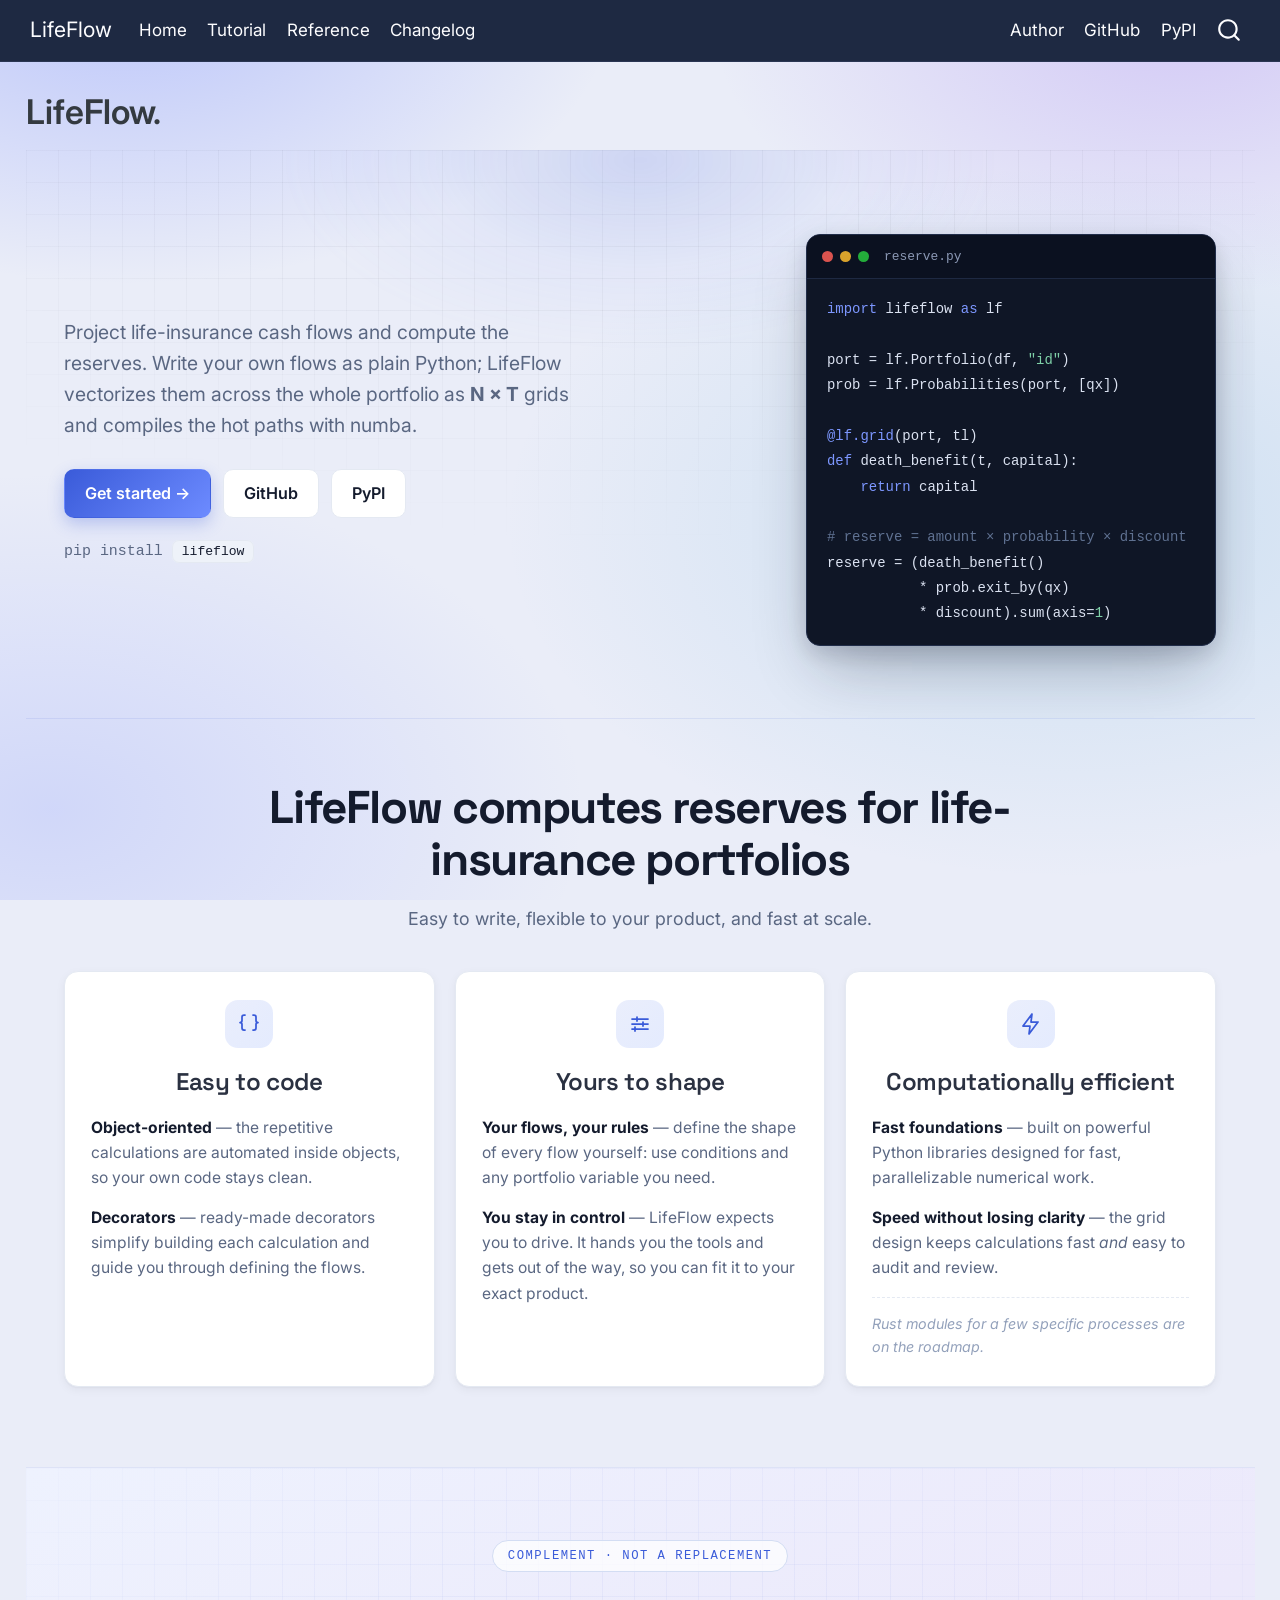
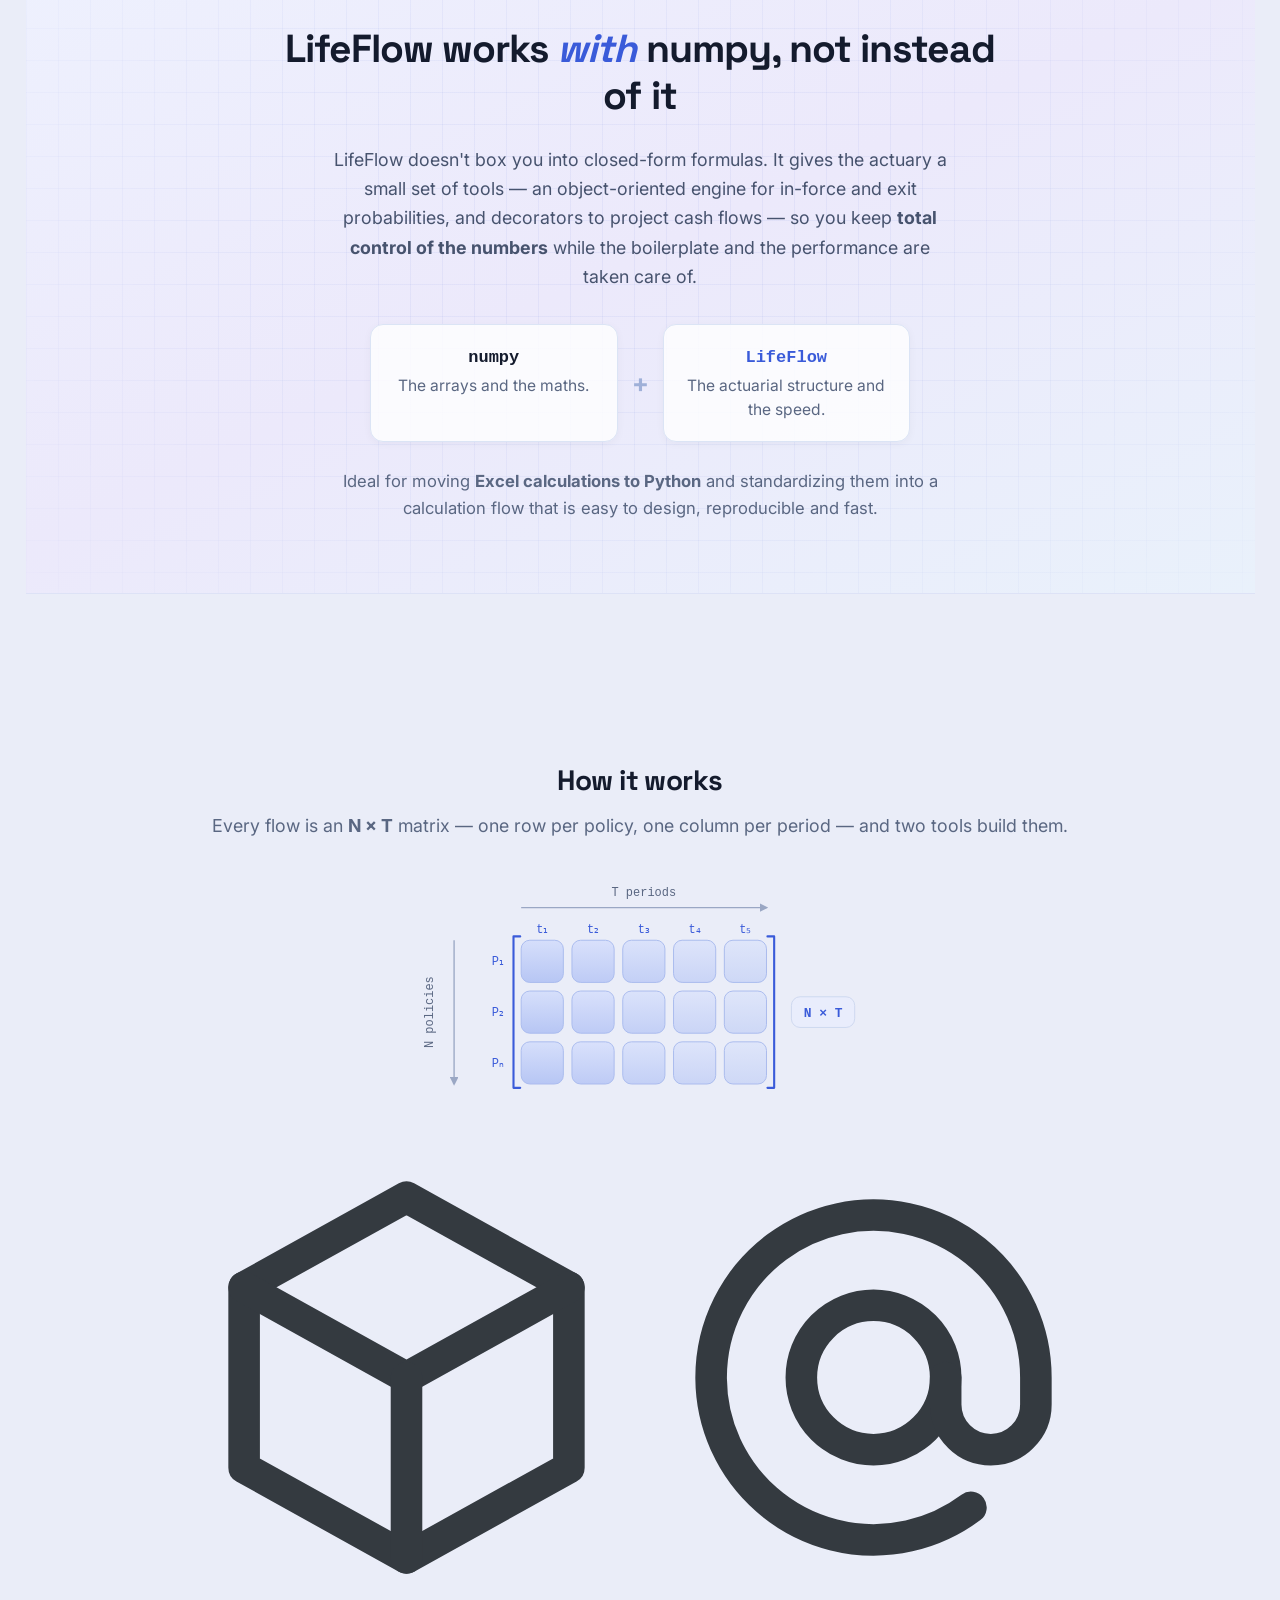
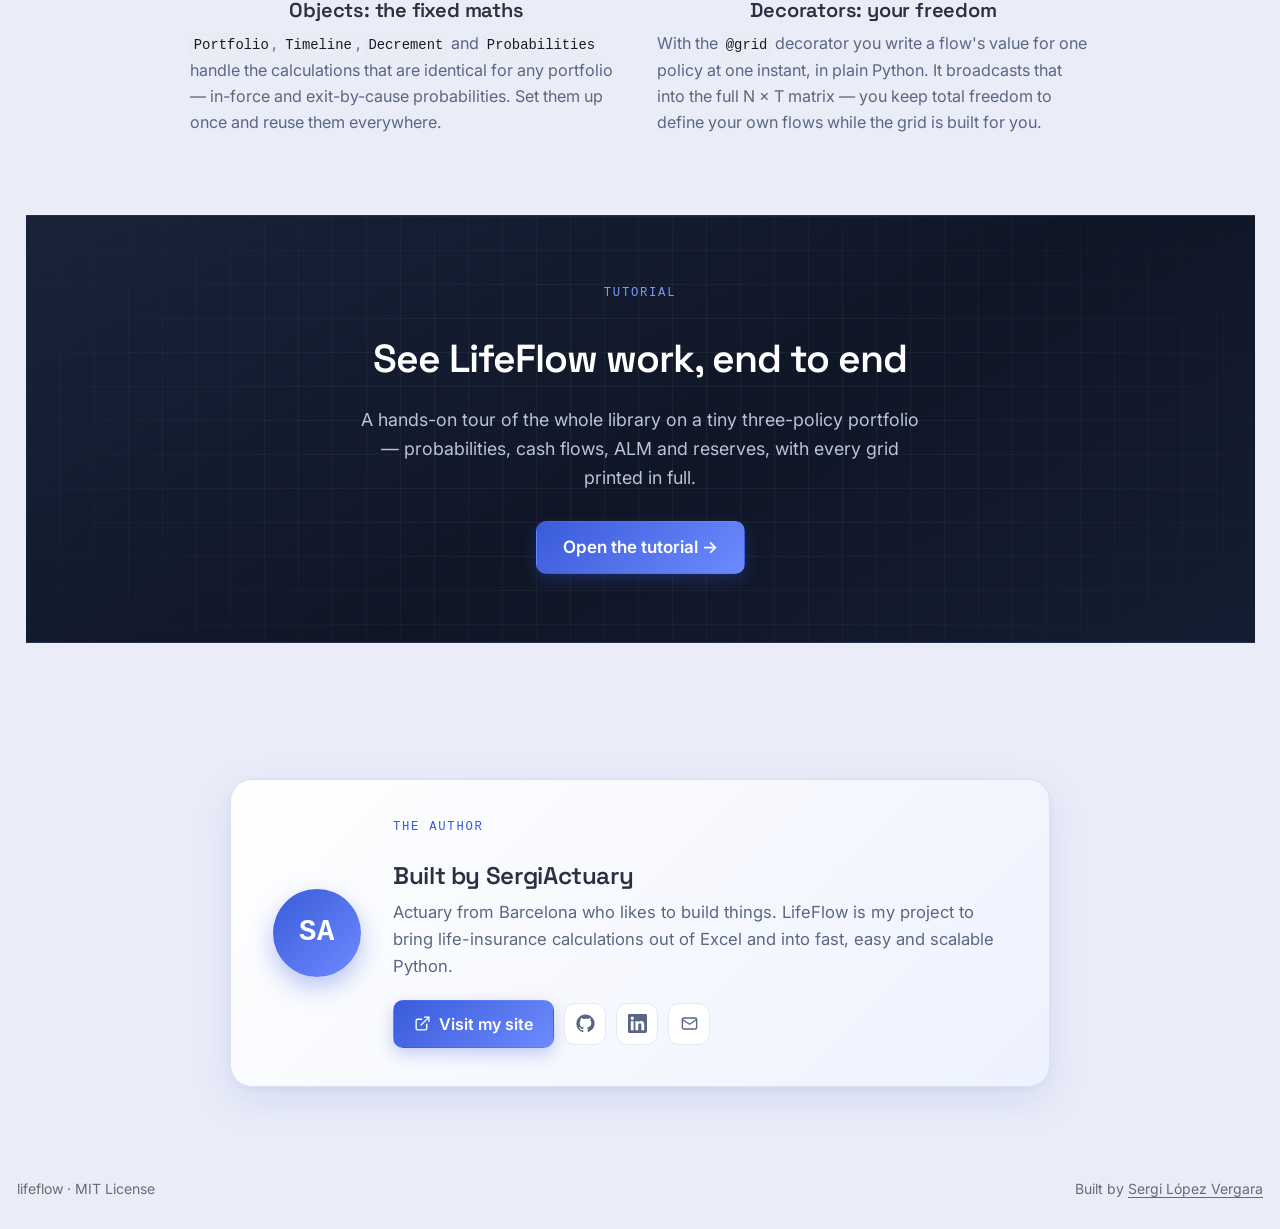
<file: index.html>
<!DOCTYPE html>
<html xmlns="http://www.w3.org/1999/xhtml" lang="en" xml:lang="en"><head>

<meta charset="utf-8">
<meta name="generator" content="quarto-1.10.18">

<meta name="viewport" content="width=device-width, initial-scale=1.0, user-scalable=yes">

<meta name="description" content="LifeFlow is a fast, vectorized Python library for life-insurance cash-flow projection and Best Estimate Liability (BEL): automate reserve calculations and project your own cash flows, efficiently with numba.">

<title>LifeFlow — Python life actuarial cash-flow &amp; BEL engine – LifeFlow</title>
<style>
/* Default styles provided by pandoc.
** See https://pandoc.org/MANUAL.html#variables-for-html for config info.
*/
span.smallcaps{font-variant: small-caps;}
div.columns{display: flex; gap: 1.5em;}
div.column{flex: auto;}
@media screen {
div.columns{gap: min(4vw, 1.5em);}
div.column{overflow-x: auto;}
}
div.hanging-indent{margin-left: 1.5em; text-indent: -1.5em;}
ul.task-list{list-style: none;}
ul.task-list li input[type="checkbox"] {
  width: 0.8em;
  margin: 0 0.8em 0.2em -1em; /* quarto-specific, see https://github.com/quarto-dev/quarto-cli/issues/4556 */ 
  vertical-align: middle;
}
</style>


<script src="site_libs/quarto-nav/quarto-nav.js"></script>
<script src="site_libs/quarto-nav/headroom.min.js"></script>
<script src="site_libs/clipboard/clipboard.min.js"></script>
<script src="site_libs/quarto-search/autocomplete.umd.js"></script>
<script src="site_libs/quarto-search/fuse.min.js"></script>
<script src="site_libs/quarto-search/quarto-search.js"></script>
<meta name="quarto:offset" content="./">
<script src="site_libs/quarto-html/quarto.js" type="module"></script>
<script src="site_libs/quarto-html/tabsets/tabsets.js" type="module"></script>
<script src="site_libs/quarto-html/popper.min.js"></script>
<script src="site_libs/quarto-html/tippy.umd.min.js"></script>
<link href="site_libs/quarto-html/tippy.css" rel="stylesheet">
<link href="site_libs/quarto-html/quarto-syntax-highlighting-a1d229e9acd4cf83c2696a052f19a26e.css" rel="stylesheet" id="quarto-text-highlighting-styles">
<script src="site_libs/bootstrap/bootstrap.min.js"></script>
<link href="site_libs/bootstrap/bootstrap-icons.css" rel="stylesheet">
<link href="site_libs/bootstrap/bootstrap-0c336e5afb27487853686b807adbaf63.min.css" rel="stylesheet" append-hash="true" id="quarto-bootstrap" data-mode="light">
<script id="quarto-search-options" type="application/json">{
  "location": "navbar",
  "copy-button": false,
  "collapse-after": 3,
  "panel-placement": "end",
  "type": "overlay",
  "limit": 50,
  "keyboard-shortcut": [
    "f",
    "/",
    "s"
  ],
  "show-item-context": false,
  "language": {
    "search-no-results-text": "No results",
    "search-matching-documents-text": "matching documents",
    "search-copy-link-title": "Copy link to search",
    "search-hide-matches-text": "Hide additional matches",
    "search-more-match-text": "more match in this document",
    "search-more-matches-text": "more matches in this document",
    "search-clear-button-title": "Clear",
    "search-text-placeholder": "",
    "search-detached-cancel-button-title": "Cancel",
    "search-submit-button-title": "Submit",
    "search-label": "Search"
  }
}</script>


<meta property="og:title" content="LifeFlow — Python life actuarial cash-flow &amp; BEL engine">
<meta property="og:description" content="LifeFlow is a fast, vectorized Python library for life-insurance cash-flow projection and Best Estimate Liability (BEL): automate reserve calculations and project your own cash flows, efficiently with numba.">
<meta property="og:site_name" content="LifeFlow">
<meta name="twitter:title" content="LifeFlow — Python life actuarial cash-flow &amp; BEL engine">
<meta name="twitter:description" content="LifeFlow is a fast, vectorized Python library for life-insurance cash-flow projection and Best Estimate Liability (BEL): automate reserve calculations and project your own cash flows, efficiently with numba.">
<meta name="twitter:card" content="summary">
</head>

<body class="nav-fixed quarto-light">

<div id="quarto-search-results"></div>
  <header id="quarto-header" class="headroom fixed-top">
    <nav class="navbar navbar-expand-lg " data-bs-theme="dark">
      <div class="navbar-container container-fluid">
      <div class="navbar-brand-container mx-auto">
    <a class="navbar-brand" href="./index.html">
    <span class="navbar-title">LifeFlow</span>
    </a>
  </div>
            <div id="quarto-search" class="" title="Search"></div>
          <button class="navbar-toggler" type="button" data-bs-toggle="collapse" data-bs-target="#navbarCollapse" aria-controls="navbarCollapse" role="menu" aria-expanded="false" aria-label="Toggle navigation" onclick="if (window.quartoToggleHeadroom) { window.quartoToggleHeadroom(); }">
  <span class="navbar-toggler-icon"></span>
</button>
          <div class="collapse navbar-collapse" id="navbarCollapse">
            <ul class="navbar-nav navbar-nav-scroll me-auto">
  <li class="nav-item">
    <a class="nav-link active" href="./index.html" aria-current="page"> 
<span class="menu-text">Home</span></a>
  </li>  
  <li class="nav-item">
    <a class="nav-link" href="./tutorial.html"> 
<span class="menu-text">Tutorial</span></a>
  </li>  
  <li class="nav-item">
    <a class="nav-link" href="./reference.html"> 
<span class="menu-text">Reference</span></a>
  </li>  
  <li class="nav-item">
    <a class="nav-link" href="./changelog.html"> 
<span class="menu-text">Changelog</span></a>
  </li>  
</ul>
            <ul class="navbar-nav navbar-nav-scroll ms-auto">
  <li class="nav-item">
    <a class="nav-link" href="https://sergiactuary.github.io/"> 
<span class="menu-text">Author</span></a>
  </li>  
  <li class="nav-item">
    <a class="nav-link" href="https://github.com/SergiActuary/lifeflow"> 
<span class="menu-text">GitHub</span></a>
  </li>  
  <li class="nav-item">
    <a class="nav-link" href="https://pypi.org/project/lifeflow/"> 
<span class="menu-text">PyPI</span></a>
  </li>  
</ul>
          </div> <!-- /navcollapse -->
            <div class="quarto-navbar-tools">
</div>
      </div> <!-- /container-fluid -->
    </nav>
</header>
<!-- content -->
<div id="quarto-content" class="quarto-container page-columns page-rows-contents page-layout-full page-navbar">
<!-- sidebar -->
<!-- margin-sidebar -->
    
<!-- main -->
<main class="content column-page" id="quarto-document-content"><header id="title-block-header" class="quarto-title-block"><h1 class="title display-7">LifeFlow<span class="dot">.</span></h1></header>




<section class="lf-hero">
  <div class="lf-hero-inner">
    <div class="lf-hero-text">
      
      <p class="lf-tagline">
        Project life-insurance cash flows and compute the reserves. Write your
        own flows as plain Python; LifeFlow vectorizes them across the whole
        portfolio as <strong>N × T</strong> grids and compiles the hot paths
        with numba.
      </p>
      <div class="lf-cta">
        <a class="lf-btn lf-btn-primary" href="tutorial.html">Get started →</a>
        <a class="lf-btn lf-btn-ghost" href="https://github.com/SergiActuary/lifeflow">GitHub</a>
        <a class="lf-btn lf-btn-ghost" href="https://pypi.org/project/lifeflow/">PyPI</a>
      </div>
      <div class="lf-install">pip install <code>lifeflow</code></div>
    </div>

    <div class="lf-window">
      <div class="lf-window-head">
        <span class="d"></span><span class="d"></span><span class="d"></span>
        <span class="t">reserve.py</span>
      </div>
<pre><code><span class="k">import</span> lifeflow <span class="k">as</span> lf

port = lf.Portfolio(df, <span class="s">"id"</span>)
prob = lf.Probabilities(port, [qx])

<span class="k">@lf.grid</span>(port, tl)
<span class="k">def</span> death_benefit(t, capital):
    <span class="k">return</span> capital

<span class="c"># reserve = amount × probability × discount</span>
reserve = (death_benefit()
           * prob.exit_by(qx)
           * discount).sum(axis=<span class="s">1</span>)</code></pre>
    </div>
  </div>
</section>

<section class="lf-section">
  <h2 class="lf-big">LifeFlow computes reserves for life-insurance portfolios</h2>
  <p class="sub">Easy to write, flexible to your product, and fast at scale.</p>
  <div class="lf-grid3">

    <div class="lf-card">
      <div class="lf-ic">
        <svg viewbox="0 0 24 24" fill="none" stroke="currentColor" stroke-width="1.75" stroke-linecap="round" stroke-linejoin="round"><path d="M8 3H7a2 2 0 0 0-2 2v3.5a2 2 0 0 1-2 2 2 2 0 0 1 2 2V16a2 2 0 0 0 2 2h1"></path><path d="M16 3h1a2 2 0 0 1 2 2v3.5a2 2 0 0 0 2 2 2 2 0 0 0-2 2V16a2 2 0 0 1-2 2h-1"></path></svg>
      </div>
      <h3>Easy to code</h3>
      <div class="lf-feat"><strong>Object-oriented</strong> — the repetitive calculations are automated inside objects, so your own code stays clean.</div>
      <div class="lf-feat"><strong>Decorators</strong> — ready-made decorators simplify building each calculation and guide you through defining the flows.</div>
    </div>

    <div class="lf-card">
      <div class="lf-ic">
        <svg viewbox="0 0 24 24" fill="none" stroke="currentColor" stroke-width="1.75" stroke-linecap="round" stroke-linejoin="round"><path d="M4 7h16M4 12h16M4 17h16"></path><path d="M9 5v4M15 10v4M7 15v4"></path></svg>
      </div>
      <h3>Yours to shape</h3>
      <div class="lf-feat"><strong>Your flows, your rules</strong> — define the shape of every flow yourself: use conditions and any portfolio variable you need.</div>
      <div class="lf-feat"><strong>You stay in control</strong> — LifeFlow expects you to drive. It hands you the tools and gets out of the way, so you can fit it to your exact product.</div>
    </div>

    <div class="lf-card">
      <div class="lf-ic">
        <svg viewbox="0 0 24 24" fill="none" stroke="currentColor" stroke-width="1.75" stroke-linecap="round" stroke-linejoin="round"><path d="M13 2 4 14h7l-1 8 9-12h-7l1-8z"></path></svg>
      </div>
      <h3>Computationally efficient</h3>
      <div class="lf-feat"><strong>Fast foundations</strong> — built on powerful Python libraries designed for fast, parallelizable numerical work.</div>
      <div class="lf-feat"><strong>Speed without losing clarity</strong> — the grid design keeps calculations fast <em>and</em> easy to audit and review.</div>
      <div class="lf-feat lf-feat-note">Rust modules for a few specific processes are on the roadmap.</div>
    </div>

  </div>
</section>

<section class="lf-band">
  <div class="lf-band-inner">
    <div class="lf-band-tag">complement · not a replacement</div>
    <h2>LifeFlow works <em>with</em> numpy, not instead of it</h2>
    <p class="lf-band-lead">LifeFlow doesn't box you into closed-form formulas. It gives the actuary a
    small set of tools — an object-oriented engine for in-force and exit
    probabilities, and decorators to project cash flows — so you keep
    <strong>total control of the numbers</strong> while the boilerplate and the
    performance are taken care of.</p>
    <div class="lf-band-split">
      <div class="lf-band-col">
        <div class="lf-band-k">numpy</div>
        <p>The arrays and the maths.</p>
      </div>
      <div class="lf-band-arrow">+</div>
      <div class="lf-band-col">
        <div class="lf-band-k">LifeFlow</div>
        <p>The actuarial structure and the speed.</p>
      </div>
    </div>
    <p class="lf-band-foot">Ideal for moving <strong>Excel calculations to
    Python</strong> and standardizing them into a calculation flow that is easy to
    design, reproducible and fast.</p>
  </div>
</section>

<section class="lf-section lf-how">
  <h2>How it works</h2>
  <p class="sub">Every flow is an <strong>N × T</strong> matrix — one row per policy, one column per period — and two tools build them.</p>

  <div class="lf-ntfig">
    <svg viewbox="0 0 480 250" role="img" aria-label="An N by T matrix: N policies down the rows, T periods across the columns." xmlns="http://www.w3.org/2000/svg" font-family="ui-monospace, 'JetBrains Mono', 'Cascadia Code', Menlo, monospace">
      <defs>
        <lineargradient id="lfcell" x1="0" y1="0" x2="0" y2="1">
          <stop offset="0" stop-color="#d6dffb"></stop>
          <stop offset="1" stop-color="#b7c6f4"></stop>
        </lineargradient>
        <marker id="lfarr" viewbox="0 0 10 10" refx="8" refy="5" markerwidth="6.5" markerheight="6.5" orient="auto">
          <path d="M0 0 L10 5 L0 10 z" fill="#9aa7c4"></path>
        </marker>
      </defs>

      <text x="244" y="20" text-anchor="middle" font-size="12.5" fill="#5a6782">T periods</text>
      <line x1="116" y1="32" x2="372" y2="32" stroke="#9aa7c4" stroke-width="1.4" marker-end="url(#lfarr)"></line>

      <text x="24" y="141" text-anchor="middle" font-size="12.5" fill="#5a6782" transform="rotate(-90 24 141)">N policies</text>
      <line x1="46" y1="66" x2="46" y2="216" stroke="#9aa7c4" stroke-width="1.4" marker-end="url(#lfarr)"></line>

      <g font-size="12.5" fill="#3a5bd9" text-anchor="middle">
        <text x="138" y="58">t₁</text><text x="191" y="58">t₂</text><text x="244" y="58">t₃</text><text x="297" y="58">t₄</text><text x="350" y="58">t₅</text>
      </g>
      <g font-size="12.5" fill="#3a5bd9" text-anchor="end">
        <text x="98" y="92">P₁</text><text x="98" y="145">P₂</text><text x="98" y="198">Pₙ</text>
      </g>

      <path d="M115 62 L108 62 L108 220 L115 220" fill="none" stroke="#3a5bd9" stroke-width="2.2" stroke-linecap="round" stroke-linejoin="round"></path>
      <path d="M373 62 L380 62 L380 220 L373 220" fill="none" stroke="#3a5bd9" stroke-width="2.2" stroke-linecap="round" stroke-linejoin="round"></path>

      <g fill="url(#lfcell)" stroke="#a9bbee" stroke-width="1" rx="9">
        <rect x="116" y="66" width="44" height="44" rx="9" fill-opacity="1"></rect><rect x="169" y="66" width="44" height="44" rx="9" fill-opacity=".88"></rect><rect x="222" y="66" width="44" height="44" rx="9" fill-opacity=".76"></rect><rect x="275" y="66" width="44" height="44" rx="9" fill-opacity=".64"></rect><rect x="328" y="66" width="44" height="44" rx="9" fill-opacity=".54"></rect>
        <rect x="116" y="119" width="44" height="44" rx="9" fill-opacity="1"></rect><rect x="169" y="119" width="44" height="44" rx="9" fill-opacity=".88"></rect><rect x="222" y="119" width="44" height="44" rx="9" fill-opacity=".76"></rect><rect x="275" y="119" width="44" height="44" rx="9" fill-opacity=".64"></rect><rect x="328" y="119" width="44" height="44" rx="9" fill-opacity=".54"></rect>
        <rect x="116" y="172" width="44" height="44" rx="9" fill-opacity="1"></rect><rect x="169" y="172" width="44" height="44" rx="9" fill-opacity=".88"></rect><rect x="222" y="172" width="44" height="44" rx="9" fill-opacity=".76"></rect><rect x="275" y="172" width="44" height="44" rx="9" fill-opacity=".64"></rect><rect x="328" y="172" width="44" height="44" rx="9" fill-opacity=".54"></rect>
      </g>

      <rect x="398" y="125" width="66" height="32" rx="9" fill="#e9edfc" stroke="#cdd8ef"></rect>
      <text x="431" y="146" text-anchor="middle" font-size="13.5" font-weight="700" fill="#3a5bd9">N × T</text>
    </svg>
  </div>

  <div class="lf-how-cols">
    <div class="lf-how-item">
      <div class="lf-ic"><svg viewbox="0 0 24 24" fill="none" stroke="currentColor" stroke-width="1.75" stroke-linecap="round" stroke-linejoin="round"><path d="M12 2 3 7v10l9 5 9-5V7z"></path><path d="M3 7l9 5 9-5"></path><path d="M12 12v10"></path></svg></div>
      <h3>Objects: the fixed maths</h3>
      <p><code>Portfolio</code>, <code>Timeline</code>, <code>Decrement</code> and <code>Probabilities</code> handle the calculations that are identical for any portfolio — in-force and exit-by-cause probabilities. Set them up once and reuse them everywhere.</p>
    </div>
    <div class="lf-how-item">
      <div class="lf-ic"><svg viewbox="0 0 24 24" fill="none" stroke="currentColor" stroke-width="1.75" stroke-linecap="round" stroke-linejoin="round"><circle cx="12" cy="12" r="4"></circle><path d="M16 12v1.5a2.5 2.5 0 0 0 5 0V12a9 9 0 1 0-3.6 7.2"></path></svg></div>
      <h3>Decorators: your freedom</h3>
      <p>With the <code>@grid</code> decorator you write a flow's value for one policy at one instant, in plain Python. It broadcasts that into the full N × T matrix — you keep total freedom to define your own flows while the grid is built for you.</p>
    </div>
  </div>
</section>

<section class="lf-try">
  <div class="lf-try-inner">
    <div class="lf-try-eyebrow">Tutorial</div>
    <h2>See LifeFlow work, end to end</h2>
    <p>A hands-on tour of the whole library on a tiny three-policy portfolio —
    probabilities, cash flows, ALM and reserves, with every grid printed in full.</p>
    <a class="lf-btn lf-btn-primary" href="tutorial.html">Open the tutorial →</a>
  </div>
</section>

<section class="lf-section">
  <div class="lf-author">
    <div class="lf-author-avatar">SA</div>
    <div class="lf-author-text">
      <div class="lf-author-role">The author</div>
      <h3>Built by SergiActuary</h3>
      <p>Actuary from Barcelona who likes to build things. LifeFlow is my project
      to bring life-insurance calculations out of Excel and into fast, easy and
      scalable Python.</p>
      <div class="lf-author-links">
        <a class="lf-btn lf-btn-primary" href="https://sergiactuary.github.io/"><svg width="17" height="17" viewbox="0 0 24 24" fill="none" stroke="currentColor" stroke-width="1.9" stroke-linecap="round" stroke-linejoin="round"><path d="M15 3h6v6"></path><path d="M10 14 21 3"></path><path d="M18 13v6a2 2 0 0 1-2 2H5a2 2 0 0 1-2-2V8a2 2 0 0 1 2-2h6"></path></svg>Visit my site</a>
        <a class="lf-author-ic" href="https://github.com/SergiActuary" title="GitHub" aria-label="GitHub"><svg viewbox="0 0 24 24" fill="currentColor"><path d="M12 .5C5.7.5.5 5.7.5 12c0 5.1 3.3 9.4 7.9 10.9.6.1.8-.3.8-.6v-2c-3.2.7-3.9-1.5-3.9-1.5-.5-1.3-1.3-1.7-1.3-1.7-1.1-.7.1-.7.1-.7 1.2.1 1.8 1.2 1.8 1.2 1 1.8 2.8 1.3 3.5 1 .1-.8.4-1.3.7-1.6-2.6-.3-5.3-1.3-5.3-5.7 0-1.3.5-2.3 1.2-3.1-.1-.3-.5-1.5.1-3.1 0 0 1-.3 3.3 1.2a11.5 11.5 0 0 1 6 0C17 4.7 18 5 18 5c.6 1.6.2 2.8.1 3.1.8.8 1.2 1.8 1.2 3.1 0 4.4-2.7 5.4-5.3 5.7.4.3.8 1 .8 2.1v3.1c0 .3.2.7.8.6 4.6-1.5 7.9-5.8 7.9-10.9C23.5 5.7 18.3.5 12 .5z"></path></svg></a>
        <a class="lf-author-ic" href="https://www.linkedin.com/in/sergivergara" title="LinkedIn" aria-label="LinkedIn"><svg viewbox="0 0 24 24" fill="currentColor"><path d="M20.45 20.45h-3.56v-5.57c0-1.33-.02-3.04-1.85-3.04-1.85 0-2.14 1.45-2.14 2.94v5.67H9.35V9h3.42v1.56h.05c.48-.9 1.64-1.85 3.37-1.85 3.6 0 4.27 2.37 4.27 5.46v6.28zM5.34 7.43a2.06 2.06 0 1 1 0-4.13 2.06 2.06 0 0 1 0 4.13zM7.12 20.45H3.56V9h3.56v11.45zM22.22 0H1.77C.8 0 0 .78 0 1.75v20.5C0 23.22.8 24 1.77 24h20.45c.98 0 1.78-.78 1.78-1.75V1.75C24 .78 23.2 0 22.22 0z"></path></svg></a>
        <a class="lf-author-ic" href="mailto:sergiactuary@proton.me" title="Email" aria-label="Email"><svg viewbox="0 0 24 24" fill="none" stroke="currentColor" stroke-width="1.75" stroke-linecap="round" stroke-linejoin="round"><rect x="3" y="5" width="18" height="14" rx="2"></rect><path d="m3 7 9 6 9-6"></path></svg></a>
      </div>
    </div>
  </div>
</section>



</main> <!-- /main -->
<script id="quarto-html-after-body" type="application/javascript">
  window.document.addEventListener("DOMContentLoaded", function (event) {
    const isCodeAnnotation = (el) => {
      for (const clz of el.classList) {
        if (clz.startsWith('code-annotation-')) {                     
          return true;
        }
      }
      return false;
    }
    const onCopySuccess = function(e) {
      // button target
      const button = e.trigger;
      // don't keep focus
      button.blur();
      // flash "checked"
      button.classList.add('code-copy-button-checked');
      var currentTitle = button.getAttribute("title");
      button.setAttribute("title", "Copied!");
      let tooltip;
      if (window.bootstrap) {
        button.setAttribute("data-bs-toggle", "tooltip");
        button.setAttribute("data-bs-placement", "left");
        button.setAttribute("data-bs-title", "Copied!");
        tooltip = new bootstrap.Tooltip(button, 
          { trigger: "manual", 
            customClass: "code-copy-button-tooltip",
            offset: [0, -8]});
        tooltip.show();    
      }
      setTimeout(function() {
        if (tooltip) {
          tooltip.hide();
          button.removeAttribute("data-bs-title");
          button.removeAttribute("data-bs-toggle");
          button.removeAttribute("data-bs-placement");
        }
        button.setAttribute("title", currentTitle);
        button.classList.remove('code-copy-button-checked');
      }, 1000);
      // clear code selection
      e.clearSelection();
    }
    const getTextToCopy = function(trigger) {
      const outerScaffold = trigger.parentElement.cloneNode(true);
      const codeEl = outerScaffold.querySelector('code');
      for (const childEl of codeEl.children) {
        if (isCodeAnnotation(childEl)) {
          childEl.remove();
        }
      }
      return codeEl.innerText;
    }
    const clipboard = new window.ClipboardJS('.code-copy-button:not([data-in-quarto-modal])', {
      text: getTextToCopy
    });
    clipboard.on('success', onCopySuccess);
    if (window.document.getElementById('quarto-embedded-source-code-modal')) {
      const clipboardModal = new window.ClipboardJS('.code-copy-button[data-in-quarto-modal]', {
        text: getTextToCopy,
        container: window.document.getElementById('quarto-embedded-source-code-modal')
      });
      clipboardModal.on('success', onCopySuccess);
    }
      var localhostRegex = new RegExp(/^(?:http|https):\/\/localhost\:?[0-9]*\//);
      var mailtoRegex = new RegExp(/^mailto:/);
        var filterRegex = new RegExp("https:\/\/sergiactuary\.github\.io\/lifeflow\/");
      var isInternal = (href) => {
          return filterRegex.test(href) || localhostRegex.test(href) || mailtoRegex.test(href);
      }
      // Inspect non-navigation links and adorn them if external
     var links = window.document.querySelectorAll('a[href]:not(.nav-link):not(.navbar-brand):not(.toc-action):not(.sidebar-link):not(.sidebar-item-toggle):not(.pagination-link):not(.no-external):not([aria-hidden]):not(.dropdown-item):not(.quarto-navigation-tool):not(.about-link)');
      for (var i=0; i<links.length; i++) {
        const link = links[i];
        if (!isInternal(link.href)) {
          // undo the damage that might have been done by quarto-nav.js in the case of
          // links that we want to consider external
          if (link.dataset.originalHref !== undefined) {
            link.href = link.dataset.originalHref;
          }
        }
      }
    function tippyHover(el, contentFn, onTriggerFn, onUntriggerFn) {
      const config = {
        allowHTML: true,
        maxWidth: 500,
        delay: 100,
        arrow: false,
        appendTo: function(el) {
            return el.parentElement;
        },
        interactive: true,
        interactiveBorder: 10,
        theme: 'quarto',
        placement: 'bottom-start',
      };
      if (contentFn) {
        config.content = contentFn;
      }
      if (onTriggerFn) {
        config.onTrigger = onTriggerFn;
      }
      if (onUntriggerFn) {
        config.onUntrigger = onUntriggerFn;
      }
      window.tippy(el, config); 
    }
    const noterefs = window.document.querySelectorAll('a[role="doc-noteref"]');
    for (var i=0; i<noterefs.length; i++) {
      const ref = noterefs[i];
      tippyHover(ref, function() {
        // use id or data attribute instead here
        let href = ref.getAttribute('data-footnote-href') || ref.getAttribute('href');
        try { href = new URL(href).hash; } catch {}
        const id = href.replace(/^#\/?/, "");
        const note = window.document.getElementById(id);
        if (note) {
          return note.innerHTML;
        } else {
          return "";
        }
      });
    }
    const xrefs = window.document.querySelectorAll('a.quarto-xref');
    const processXRef = (id, note) => {
      // Strip column container classes
      const stripColumnClz = (el) => {
        el.classList.remove("page-full", "page-columns");
        if (el.children) {
          for (const child of el.children) {
            stripColumnClz(child);
          }
        }
      }
      stripColumnClz(note)
      if (id === null || id.startsWith('sec-')) {
        // Special case sections, only their first couple elements
        const container = document.createElement("div");
        if (note.children && note.children.length > 2) {
          container.appendChild(note.children[0].cloneNode(true));
          for (let i = 1; i < note.children.length; i++) {
            const child = note.children[i];
            if (child.tagName === "P" && child.innerText === "") {
              continue;
            } else {
              container.appendChild(child.cloneNode(true));
              break;
            }
          }
          if (window.Quarto?.typesetMath) {
            window.Quarto.typesetMath(container);
          }
          return container.innerHTML
        } else {
          if (window.Quarto?.typesetMath) {
            window.Quarto.typesetMath(note);
          }
          return note.innerHTML;
        }
      } else {
        // Remove any anchor links if they are present
        const anchorLink = note.querySelector('a.anchorjs-link');
        if (anchorLink) {
          anchorLink.remove();
        }
        if (window.Quarto?.typesetMath) {
          window.Quarto.typesetMath(note);
        }
        if (note.classList.contains("callout")) {
          return note.outerHTML;
        } else {
          return note.innerHTML;
        }
      }
    }
    for (var i=0; i<xrefs.length; i++) {
      const xref = xrefs[i];
      tippyHover(xref, undefined, function(instance) {
        instance.disable();
        let url = xref.getAttribute('href');
        let hash = undefined; 
        if (url.startsWith('#')) {
          hash = url;
        } else {
          try { hash = new URL(url).hash; } catch {}
        }
        if (hash) {
          const id = hash.replace(/^#\/?/, "");
          const note = window.document.getElementById(id);
          if (note !== null) {
            try {
              const html = processXRef(id, note.cloneNode(true));
              instance.setContent(html);
            } finally {
              instance.enable();
              instance.show();
            }
          } else {
            // See if we can fetch this
            fetch(url.split('#')[0])
            .then(res => res.text())
            .then(html => {
              const parser = new DOMParser();
              const htmlDoc = parser.parseFromString(html, "text/html");
              const note = htmlDoc.getElementById(id);
              if (note !== null) {
                const html = processXRef(id, note);
                instance.setContent(html);
              } 
            }).finally(() => {
              instance.enable();
              instance.show();
            });
          }
        } else {
          // See if we can fetch a full url (with no hash to target)
          // This is a special case and we should probably do some content thinning / targeting
          fetch(url)
          .then(res => res.text())
          .then(html => {
            const parser = new DOMParser();
            const htmlDoc = parser.parseFromString(html, "text/html");
            const note = htmlDoc.querySelector('main.content');
            if (note !== null) {
              // This should only happen for chapter cross references
              // (since there is no id in the URL)
              // remove the first header
              if (note.children.length > 0 && note.children[0].tagName === "HEADER") {
                note.children[0].remove();
              }
              const html = processXRef(null, note);
              instance.setContent(html);
            } 
          }).finally(() => {
            instance.enable();
            instance.show();
          });
        }
      }, function(instance) {
      });
    }
        let selectedAnnoteEl;
        const selectorForAnnotation = ( cell, annotation) => {
          let cellAttr = 'data-code-cell="' + cell + '"';
          let lineAttr = 'data-code-annotation="' +  annotation + '"';
          const selector = 'span[' + cellAttr + '][' + lineAttr + ']';
          return selector;
        }
        const selectCodeLines = (annoteEl) => {
          const doc = window.document;
          const targetCell = annoteEl.getAttribute("data-target-cell");
          const targetAnnotation = annoteEl.getAttribute("data-target-annotation");
          const annoteSpan = window.document.querySelector(selectorForAnnotation(targetCell, targetAnnotation));
          const lines = annoteSpan.getAttribute("data-code-lines").split(",");
          const lineIds = lines.map((line) => {
            return targetCell + "-" + line;
          })
          let top = null;
          let height = null;
          let parent = null;
          if (lineIds.length > 0) {
              //compute the position of the single el (top and bottom and make a div)
              const el = window.document.getElementById(lineIds[0]);
              top = el.offsetTop;
              height = el.offsetHeight;
              parent = el.parentElement.parentElement;
            if (lineIds.length > 1) {
              const lastEl = window.document.getElementById(lineIds[lineIds.length - 1]);
              const bottom = lastEl.offsetTop + lastEl.offsetHeight;
              height = bottom - top;
            }
            if (top !== null && height !== null && parent !== null) {
              // cook up a div (if necessary) and position it 
              let div = window.document.getElementById("code-annotation-line-highlight");
              if (div === null) {
                div = window.document.createElement("div");
                div.setAttribute("id", "code-annotation-line-highlight");
                div.style.position = 'absolute';
                parent.appendChild(div);
              }
              div.style.top = top - 2 + "px";
              div.style.height = height + 4 + "px";
              div.style.left = 0;
              let gutterDiv = window.document.getElementById("code-annotation-line-highlight-gutter");
              if (gutterDiv === null) {
                gutterDiv = window.document.createElement("div");
                gutterDiv.setAttribute("id", "code-annotation-line-highlight-gutter");
                gutterDiv.style.position = 'absolute';
                const codeCell = window.document.getElementById(targetCell);
                const gutter = codeCell.querySelector('.code-annotation-gutter');
                gutter.appendChild(gutterDiv);
              }
              gutterDiv.style.top = top - 2 + "px";
              gutterDiv.style.height = height + 4 + "px";
            }
            selectedAnnoteEl = annoteEl;
          }
        };
        const unselectCodeLines = () => {
          const elementsIds = ["code-annotation-line-highlight", "code-annotation-line-highlight-gutter"];
          elementsIds.forEach((elId) => {
            const div = window.document.getElementById(elId);
            if (div) {
              div.remove();
            }
          });
          selectedAnnoteEl = undefined;
        };
          // Handle positioning of the toggle
      window.addEventListener(
        "resize",
        throttle(() => {
          elRect = undefined;
          if (selectedAnnoteEl) {
            selectCodeLines(selectedAnnoteEl);
          }
        }, 10)
      );
      function throttle(fn, ms) {
      let throttle = false;
      let timer;
        return (...args) => {
          if(!throttle) { // first call gets through
              fn.apply(this, args);
              throttle = true;
          } else { // all the others get throttled
              if(timer) clearTimeout(timer); // cancel #2
              timer = setTimeout(() => {
                fn.apply(this, args);
                timer = throttle = false;
              }, ms);
          }
        };
      }
        // Attach click handler to the DT
        const annoteDls = window.document.querySelectorAll('dt[data-target-cell]');
        for (const annoteDlNode of annoteDls) {
          annoteDlNode.addEventListener('click', (event) => {
            const clickedEl = event.target;
            if (clickedEl !== selectedAnnoteEl) {
              unselectCodeLines();
              const activeEl = window.document.querySelector('dt[data-target-cell].code-annotation-active');
              if (activeEl) {
                activeEl.classList.remove('code-annotation-active');
              }
              selectCodeLines(clickedEl);
              clickedEl.classList.add('code-annotation-active');
            } else {
              // Unselect the line
              unselectCodeLines();
              clickedEl.classList.remove('code-annotation-active');
            }
          });
        }
    const findCites = (el) => {
      const parentEl = el.parentElement;
      if (parentEl) {
        const cites = parentEl.dataset.cites;
        if (cites) {
          return {
            el,
            cites: cites.split(' ')
          };
        } else {
          return findCites(el.parentElement)
        }
      } else {
        return undefined;
      }
    };
    var bibliorefs = window.document.querySelectorAll('a[role="doc-biblioref"]');
    for (var i=0; i<bibliorefs.length; i++) {
      const ref = bibliorefs[i];
      const citeInfo = findCites(ref);
      if (citeInfo) {
        tippyHover(citeInfo.el, function() {
          var popup = window.document.createElement('div');
          citeInfo.cites.forEach(function(cite) {
            var citeDiv = window.document.createElement('div');
            citeDiv.classList.add('hanging-indent');
            citeDiv.classList.add('csl-entry');
            var biblioDiv = window.document.getElementById('ref-' + cite);
            if (biblioDiv) {
              citeDiv.innerHTML = biblioDiv.innerHTML;
            }
            popup.appendChild(citeDiv);
          });
          return popup.innerHTML;
        });
      }
    }
  });
  </script>
</div> <!-- /content -->
<footer class="footer">
  <div class="nav-footer">
    <div class="nav-footer-left">
<p>lifeflow · MIT License</p>
</div>   
    <div class="nav-footer-center">
      &nbsp;
    </div>
    <div class="nav-footer-right">
<p>Built by <a href="https://sergiactuary.github.io/">Sergi López Vergara</a></p>
</div>
  </div>
</footer>




</body></html>
</file>
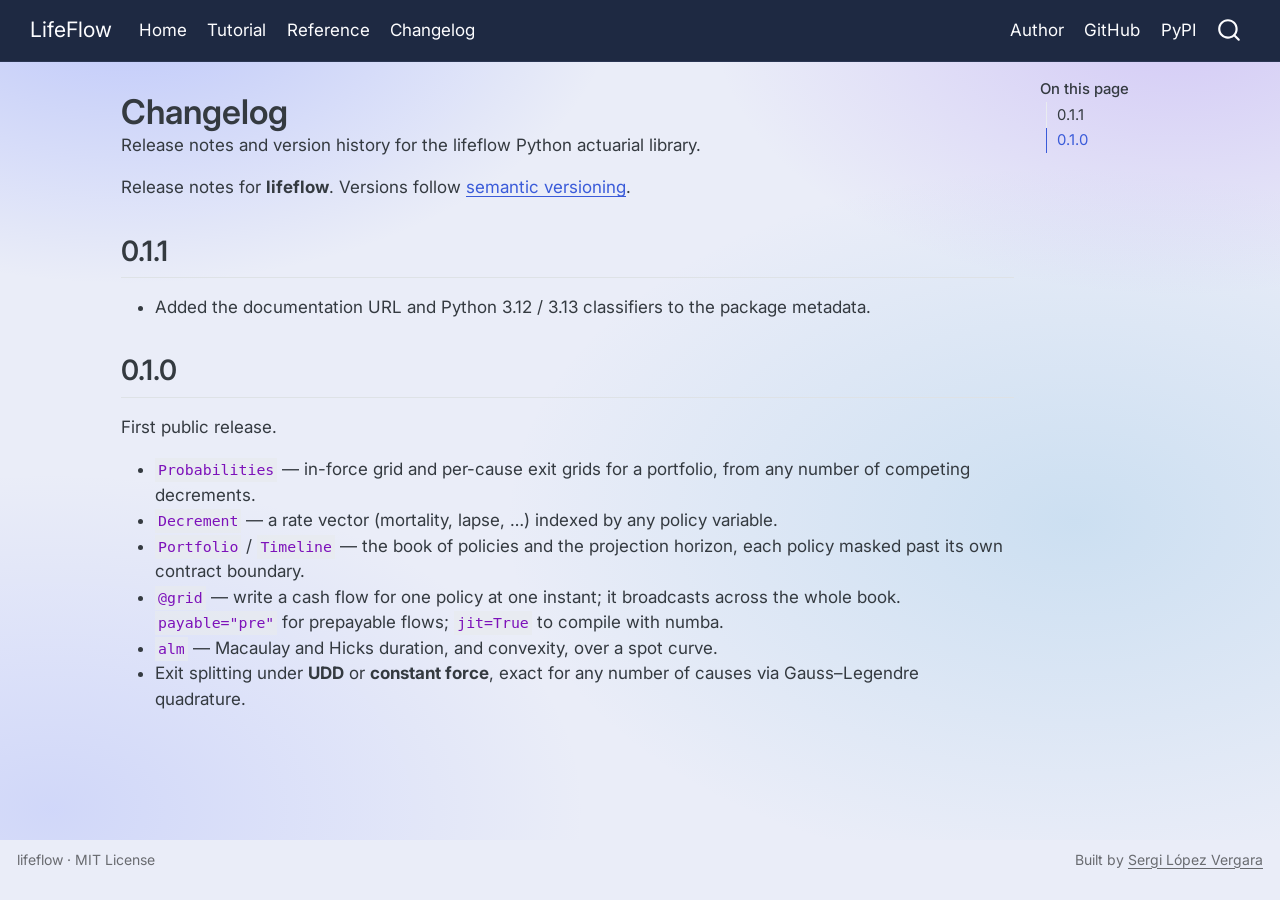
<file: changelog.html>
<!DOCTYPE html>
<html xmlns="http://www.w3.org/1999/xhtml" lang="en" xml:lang="en"><head>

<meta charset="utf-8">
<meta name="generator" content="quarto-1.10.18">

<meta name="viewport" content="width=device-width, initial-scale=1.0, user-scalable=yes">

<meta name="description" content="Release notes and version history for the lifeflow Python actuarial library.">

<title>Changelog – LifeFlow</title>
<style>
/* Default styles provided by pandoc.
** See https://pandoc.org/MANUAL.html#variables-for-html for config info.
*/
span.smallcaps{font-variant: small-caps;}
div.columns{display: flex; gap: 1.5em;}
div.column{flex: auto;}
@media screen {
div.columns{gap: min(4vw, 1.5em);}
div.column{overflow-x: auto;}
}
div.hanging-indent{margin-left: 1.5em; text-indent: -1.5em;}
ul.task-list{list-style: none;}
ul.task-list li input[type="checkbox"] {
  width: 0.8em;
  margin: 0 0.8em 0.2em -1em; /* quarto-specific, see https://github.com/quarto-dev/quarto-cli/issues/4556 */ 
  vertical-align: middle;
}
</style>


<script src="site_libs/quarto-nav/quarto-nav.js"></script>
<script src="site_libs/quarto-nav/headroom.min.js"></script>
<script src="site_libs/clipboard/clipboard.min.js"></script>
<script src="site_libs/quarto-search/autocomplete.umd.js"></script>
<script src="site_libs/quarto-search/fuse.min.js"></script>
<script src="site_libs/quarto-search/quarto-search.js"></script>
<meta name="quarto:offset" content="./">
<script src="site_libs/quarto-html/quarto.js" type="module"></script>
<script src="site_libs/quarto-html/tabsets/tabsets.js" type="module"></script>
<script src="site_libs/quarto-html/popper.min.js"></script>
<script src="site_libs/quarto-html/tippy.umd.min.js"></script>
<link href="site_libs/quarto-html/tippy.css" rel="stylesheet">
<link href="site_libs/quarto-html/quarto-syntax-highlighting-a1d229e9acd4cf83c2696a052f19a26e.css" rel="stylesheet" id="quarto-text-highlighting-styles">
<script src="site_libs/bootstrap/bootstrap.min.js"></script>
<link href="site_libs/bootstrap/bootstrap-icons.css" rel="stylesheet">
<link href="site_libs/bootstrap/bootstrap-0c336e5afb27487853686b807adbaf63.min.css" rel="stylesheet" append-hash="true" id="quarto-bootstrap" data-mode="light">
<script id="quarto-search-options" type="application/json">{
  "location": "navbar",
  "copy-button": false,
  "collapse-after": 3,
  "panel-placement": "end",
  "type": "overlay",
  "limit": 50,
  "keyboard-shortcut": [
    "f",
    "/",
    "s"
  ],
  "show-item-context": false,
  "language": {
    "search-no-results-text": "No results",
    "search-matching-documents-text": "matching documents",
    "search-copy-link-title": "Copy link to search",
    "search-hide-matches-text": "Hide additional matches",
    "search-more-match-text": "more match in this document",
    "search-more-matches-text": "more matches in this document",
    "search-clear-button-title": "Clear",
    "search-text-placeholder": "",
    "search-detached-cancel-button-title": "Cancel",
    "search-submit-button-title": "Submit",
    "search-label": "Search"
  }
}</script>


<meta property="og:title" content="Changelog – LifeFlow">
<meta property="og:description" content="Release notes and version history for the lifeflow Python actuarial library.">
<meta property="og:site_name" content="LifeFlow">
<meta name="twitter:title" content="Changelog – LifeFlow">
<meta name="twitter:description" content="Release notes and version history for the lifeflow Python actuarial library.">
<meta name="twitter:card" content="summary">
</head>

<body class="nav-fixed quarto-light">

<div id="quarto-search-results"></div>
  <header id="quarto-header" class="headroom fixed-top">
    <nav class="navbar navbar-expand-lg " data-bs-theme="dark">
      <div class="navbar-container container-fluid">
      <div class="navbar-brand-container mx-auto">
    <a class="navbar-brand" href="./index.html">
    <span class="navbar-title">LifeFlow</span>
    </a>
  </div>
            <div id="quarto-search" class="" title="Search"></div>
          <button class="navbar-toggler" type="button" data-bs-toggle="collapse" data-bs-target="#navbarCollapse" aria-controls="navbarCollapse" role="menu" aria-expanded="false" aria-label="Toggle navigation" onclick="if (window.quartoToggleHeadroom) { window.quartoToggleHeadroom(); }">
  <span class="navbar-toggler-icon"></span>
</button>
          <div class="collapse navbar-collapse" id="navbarCollapse">
            <ul class="navbar-nav navbar-nav-scroll me-auto">
  <li class="nav-item">
    <a class="nav-link" href="./index.html"> 
<span class="menu-text">Home</span></a>
  </li>  
  <li class="nav-item">
    <a class="nav-link" href="./tutorial.html"> 
<span class="menu-text">Tutorial</span></a>
  </li>  
  <li class="nav-item">
    <a class="nav-link" href="./reference.html"> 
<span class="menu-text">Reference</span></a>
  </li>  
  <li class="nav-item">
    <a class="nav-link active" href="./changelog.html" aria-current="page"> 
<span class="menu-text">Changelog</span></a>
  </li>  
</ul>
            <ul class="navbar-nav navbar-nav-scroll ms-auto">
  <li class="nav-item">
    <a class="nav-link" href="https://sergiactuary.github.io/"> 
<span class="menu-text">Author</span></a>
  </li>  
  <li class="nav-item">
    <a class="nav-link" href="https://github.com/SergiActuary/lifeflow"> 
<span class="menu-text">GitHub</span></a>
  </li>  
  <li class="nav-item">
    <a class="nav-link" href="https://pypi.org/project/lifeflow/"> 
<span class="menu-text">PyPI</span></a>
  </li>  
</ul>
          </div> <!-- /navcollapse -->
            <div class="quarto-navbar-tools">
</div>
      </div> <!-- /container-fluid -->
    </nav>
</header>
<!-- content -->
<div id="quarto-content" class="quarto-container page-columns page-rows-contents page-layout-article page-navbar">
<!-- sidebar -->
<!-- margin-sidebar -->
    <div id="quarto-margin-sidebar" class="sidebar margin-sidebar">
        <nav id="TOC" role="doc-toc" class="toc-active">
    <h2 id="toc-title">On this page</h2>
   
  <ul>
  <li><a href="#section" id="toc-section" class="nav-link active" data-scroll-target="#section">0.1.1</a></li>
  <li><a href="#section-1" id="toc-section-1" class="nav-link" data-scroll-target="#section-1">0.1.0</a></li>
  </ul>
</nav>
    </div>
<!-- main -->
<main class="content" id="quarto-document-content">

<header id="title-block-header" class="quarto-title-block default">
<div class="quarto-title">
<h1 class="title">Changelog</h1>
</div>

<div>
  <div class="description">
    Release notes and version history for the lifeflow Python actuarial library.
  </div>
</div>


<div class="quarto-title-meta">

    
  
    
  </div>
  


</header>


<p>Release notes for <strong>lifeflow</strong>. Versions follow <a href="https://semver.org/">semantic versioning</a>.</p>
<section id="section" class="level2">
<h2 data-anchor-id="section">0.1.1</h2>
<ul>
<li>Added the documentation URL and Python 3.12 / 3.13 classifiers to the package metadata.</li>
</ul>
</section>
<section id="section-1" class="level2">
<h2 data-anchor-id="section-1">0.1.0</h2>
<p>First public release.</p>
<ul>
<li><strong><code>Probabilities</code></strong> — in-force grid and per-cause exit grids for a portfolio, from any number of competing decrements.</li>
<li><strong><code>Decrement</code></strong> — a rate vector (mortality, lapse, …) indexed by any policy variable.</li>
<li><strong><code>Portfolio</code></strong> / <strong><code>Timeline</code></strong> — the book of policies and the projection horizon, each policy masked past its own contract boundary.</li>
<li><strong><code>@grid</code></strong> — write a cash flow for one policy at one instant; it broadcasts across the whole book. <code>payable="pre"</code> for prepayable flows; <code>jit=True</code> to compile with numba.</li>
<li><strong><code>alm</code></strong> — Macaulay and Hicks duration, and convexity, over a spot curve.</li>
<li>Exit splitting under <strong>UDD</strong> or <strong>constant force</strong>, exact for any number of causes via Gauss–Legendre quadrature.</li>
</ul>


</section>

</main> <!-- /main -->
<script id="quarto-html-after-body" type="application/javascript">
  window.document.addEventListener("DOMContentLoaded", function (event) {
    const isCodeAnnotation = (el) => {
      for (const clz of el.classList) {
        if (clz.startsWith('code-annotation-')) {                     
          return true;
        }
      }
      return false;
    }
    const onCopySuccess = function(e) {
      // button target
      const button = e.trigger;
      // don't keep focus
      button.blur();
      // flash "checked"
      button.classList.add('code-copy-button-checked');
      var currentTitle = button.getAttribute("title");
      button.setAttribute("title", "Copied!");
      let tooltip;
      if (window.bootstrap) {
        button.setAttribute("data-bs-toggle", "tooltip");
        button.setAttribute("data-bs-placement", "left");
        button.setAttribute("data-bs-title", "Copied!");
        tooltip = new bootstrap.Tooltip(button, 
          { trigger: "manual", 
            customClass: "code-copy-button-tooltip",
            offset: [0, -8]});
        tooltip.show();    
      }
      setTimeout(function() {
        if (tooltip) {
          tooltip.hide();
          button.removeAttribute("data-bs-title");
          button.removeAttribute("data-bs-toggle");
          button.removeAttribute("data-bs-placement");
        }
        button.setAttribute("title", currentTitle);
        button.classList.remove('code-copy-button-checked');
      }, 1000);
      // clear code selection
      e.clearSelection();
    }
    const getTextToCopy = function(trigger) {
      const outerScaffold = trigger.parentElement.cloneNode(true);
      const codeEl = outerScaffold.querySelector('code');
      for (const childEl of codeEl.children) {
        if (isCodeAnnotation(childEl)) {
          childEl.remove();
        }
      }
      return codeEl.innerText;
    }
    const clipboard = new window.ClipboardJS('.code-copy-button:not([data-in-quarto-modal])', {
      text: getTextToCopy
    });
    clipboard.on('success', onCopySuccess);
    if (window.document.getElementById('quarto-embedded-source-code-modal')) {
      const clipboardModal = new window.ClipboardJS('.code-copy-button[data-in-quarto-modal]', {
        text: getTextToCopy,
        container: window.document.getElementById('quarto-embedded-source-code-modal')
      });
      clipboardModal.on('success', onCopySuccess);
    }
      var localhostRegex = new RegExp(/^(?:http|https):\/\/localhost\:?[0-9]*\//);
      var mailtoRegex = new RegExp(/^mailto:/);
        var filterRegex = new RegExp("https:\/\/sergiactuary\.github\.io\/lifeflow\/");
      var isInternal = (href) => {
          return filterRegex.test(href) || localhostRegex.test(href) || mailtoRegex.test(href);
      }
      // Inspect non-navigation links and adorn them if external
     var links = window.document.querySelectorAll('a[href]:not(.nav-link):not(.navbar-brand):not(.toc-action):not(.sidebar-link):not(.sidebar-item-toggle):not(.pagination-link):not(.no-external):not([aria-hidden]):not(.dropdown-item):not(.quarto-navigation-tool):not(.about-link)');
      for (var i=0; i<links.length; i++) {
        const link = links[i];
        if (!isInternal(link.href)) {
          // undo the damage that might have been done by quarto-nav.js in the case of
          // links that we want to consider external
          if (link.dataset.originalHref !== undefined) {
            link.href = link.dataset.originalHref;
          }
        }
      }
    function tippyHover(el, contentFn, onTriggerFn, onUntriggerFn) {
      const config = {
        allowHTML: true,
        maxWidth: 500,
        delay: 100,
        arrow: false,
        appendTo: function(el) {
            return el.parentElement;
        },
        interactive: true,
        interactiveBorder: 10,
        theme: 'quarto',
        placement: 'bottom-start',
      };
      if (contentFn) {
        config.content = contentFn;
      }
      if (onTriggerFn) {
        config.onTrigger = onTriggerFn;
      }
      if (onUntriggerFn) {
        config.onUntrigger = onUntriggerFn;
      }
      window.tippy(el, config); 
    }
    const noterefs = window.document.querySelectorAll('a[role="doc-noteref"]');
    for (var i=0; i<noterefs.length; i++) {
      const ref = noterefs[i];
      tippyHover(ref, function() {
        // use id or data attribute instead here
        let href = ref.getAttribute('data-footnote-href') || ref.getAttribute('href');
        try { href = new URL(href).hash; } catch {}
        const id = href.replace(/^#\/?/, "");
        const note = window.document.getElementById(id);
        if (note) {
          return note.innerHTML;
        } else {
          return "";
        }
      });
    }
    const xrefs = window.document.querySelectorAll('a.quarto-xref');
    const processXRef = (id, note) => {
      // Strip column container classes
      const stripColumnClz = (el) => {
        el.classList.remove("page-full", "page-columns");
        if (el.children) {
          for (const child of el.children) {
            stripColumnClz(child);
          }
        }
      }
      stripColumnClz(note)
      if (id === null || id.startsWith('sec-')) {
        // Special case sections, only their first couple elements
        const container = document.createElement("div");
        if (note.children && note.children.length > 2) {
          container.appendChild(note.children[0].cloneNode(true));
          for (let i = 1; i < note.children.length; i++) {
            const child = note.children[i];
            if (child.tagName === "P" && child.innerText === "") {
              continue;
            } else {
              container.appendChild(child.cloneNode(true));
              break;
            }
          }
          if (window.Quarto?.typesetMath) {
            window.Quarto.typesetMath(container);
          }
          return container.innerHTML
        } else {
          if (window.Quarto?.typesetMath) {
            window.Quarto.typesetMath(note);
          }
          return note.innerHTML;
        }
      } else {
        // Remove any anchor links if they are present
        const anchorLink = note.querySelector('a.anchorjs-link');
        if (anchorLink) {
          anchorLink.remove();
        }
        if (window.Quarto?.typesetMath) {
          window.Quarto.typesetMath(note);
        }
        if (note.classList.contains("callout")) {
          return note.outerHTML;
        } else {
          return note.innerHTML;
        }
      }
    }
    for (var i=0; i<xrefs.length; i++) {
      const xref = xrefs[i];
      tippyHover(xref, undefined, function(instance) {
        instance.disable();
        let url = xref.getAttribute('href');
        let hash = undefined; 
        if (url.startsWith('#')) {
          hash = url;
        } else {
          try { hash = new URL(url).hash; } catch {}
        }
        if (hash) {
          const id = hash.replace(/^#\/?/, "");
          const note = window.document.getElementById(id);
          if (note !== null) {
            try {
              const html = processXRef(id, note.cloneNode(true));
              instance.setContent(html);
            } finally {
              instance.enable();
              instance.show();
            }
          } else {
            // See if we can fetch this
            fetch(url.split('#')[0])
            .then(res => res.text())
            .then(html => {
              const parser = new DOMParser();
              const htmlDoc = parser.parseFromString(html, "text/html");
              const note = htmlDoc.getElementById(id);
              if (note !== null) {
                const html = processXRef(id, note);
                instance.setContent(html);
              } 
            }).finally(() => {
              instance.enable();
              instance.show();
            });
          }
        } else {
          // See if we can fetch a full url (with no hash to target)
          // This is a special case and we should probably do some content thinning / targeting
          fetch(url)
          .then(res => res.text())
          .then(html => {
            const parser = new DOMParser();
            const htmlDoc = parser.parseFromString(html, "text/html");
            const note = htmlDoc.querySelector('main.content');
            if (note !== null) {
              // This should only happen for chapter cross references
              // (since there is no id in the URL)
              // remove the first header
              if (note.children.length > 0 && note.children[0].tagName === "HEADER") {
                note.children[0].remove();
              }
              const html = processXRef(null, note);
              instance.setContent(html);
            } 
          }).finally(() => {
            instance.enable();
            instance.show();
          });
        }
      }, function(instance) {
      });
    }
        let selectedAnnoteEl;
        const selectorForAnnotation = ( cell, annotation) => {
          let cellAttr = 'data-code-cell="' + cell + '"';
          let lineAttr = 'data-code-annotation="' +  annotation + '"';
          const selector = 'span[' + cellAttr + '][' + lineAttr + ']';
          return selector;
        }
        const selectCodeLines = (annoteEl) => {
          const doc = window.document;
          const targetCell = annoteEl.getAttribute("data-target-cell");
          const targetAnnotation = annoteEl.getAttribute("data-target-annotation");
          const annoteSpan = window.document.querySelector(selectorForAnnotation(targetCell, targetAnnotation));
          const lines = annoteSpan.getAttribute("data-code-lines").split(",");
          const lineIds = lines.map((line) => {
            return targetCell + "-" + line;
          })
          let top = null;
          let height = null;
          let parent = null;
          if (lineIds.length > 0) {
              //compute the position of the single el (top and bottom and make a div)
              const el = window.document.getElementById(lineIds[0]);
              top = el.offsetTop;
              height = el.offsetHeight;
              parent = el.parentElement.parentElement;
            if (lineIds.length > 1) {
              const lastEl = window.document.getElementById(lineIds[lineIds.length - 1]);
              const bottom = lastEl.offsetTop + lastEl.offsetHeight;
              height = bottom - top;
            }
            if (top !== null && height !== null && parent !== null) {
              // cook up a div (if necessary) and position it 
              let div = window.document.getElementById("code-annotation-line-highlight");
              if (div === null) {
                div = window.document.createElement("div");
                div.setAttribute("id", "code-annotation-line-highlight");
                div.style.position = 'absolute';
                parent.appendChild(div);
              }
              div.style.top = top - 2 + "px";
              div.style.height = height + 4 + "px";
              div.style.left = 0;
              let gutterDiv = window.document.getElementById("code-annotation-line-highlight-gutter");
              if (gutterDiv === null) {
                gutterDiv = window.document.createElement("div");
                gutterDiv.setAttribute("id", "code-annotation-line-highlight-gutter");
                gutterDiv.style.position = 'absolute';
                const codeCell = window.document.getElementById(targetCell);
                const gutter = codeCell.querySelector('.code-annotation-gutter');
                gutter.appendChild(gutterDiv);
              }
              gutterDiv.style.top = top - 2 + "px";
              gutterDiv.style.height = height + 4 + "px";
            }
            selectedAnnoteEl = annoteEl;
          }
        };
        const unselectCodeLines = () => {
          const elementsIds = ["code-annotation-line-highlight", "code-annotation-line-highlight-gutter"];
          elementsIds.forEach((elId) => {
            const div = window.document.getElementById(elId);
            if (div) {
              div.remove();
            }
          });
          selectedAnnoteEl = undefined;
        };
          // Handle positioning of the toggle
      window.addEventListener(
        "resize",
        throttle(() => {
          elRect = undefined;
          if (selectedAnnoteEl) {
            selectCodeLines(selectedAnnoteEl);
          }
        }, 10)
      );
      function throttle(fn, ms) {
      let throttle = false;
      let timer;
        return (...args) => {
          if(!throttle) { // first call gets through
              fn.apply(this, args);
              throttle = true;
          } else { // all the others get throttled
              if(timer) clearTimeout(timer); // cancel #2
              timer = setTimeout(() => {
                fn.apply(this, args);
                timer = throttle = false;
              }, ms);
          }
        };
      }
        // Attach click handler to the DT
        const annoteDls = window.document.querySelectorAll('dt[data-target-cell]');
        for (const annoteDlNode of annoteDls) {
          annoteDlNode.addEventListener('click', (event) => {
            const clickedEl = event.target;
            if (clickedEl !== selectedAnnoteEl) {
              unselectCodeLines();
              const activeEl = window.document.querySelector('dt[data-target-cell].code-annotation-active');
              if (activeEl) {
                activeEl.classList.remove('code-annotation-active');
              }
              selectCodeLines(clickedEl);
              clickedEl.classList.add('code-annotation-active');
            } else {
              // Unselect the line
              unselectCodeLines();
              clickedEl.classList.remove('code-annotation-active');
            }
          });
        }
    const findCites = (el) => {
      const parentEl = el.parentElement;
      if (parentEl) {
        const cites = parentEl.dataset.cites;
        if (cites) {
          return {
            el,
            cites: cites.split(' ')
          };
        } else {
          return findCites(el.parentElement)
        }
      } else {
        return undefined;
      }
    };
    var bibliorefs = window.document.querySelectorAll('a[role="doc-biblioref"]');
    for (var i=0; i<bibliorefs.length; i++) {
      const ref = bibliorefs[i];
      const citeInfo = findCites(ref);
      if (citeInfo) {
        tippyHover(citeInfo.el, function() {
          var popup = window.document.createElement('div');
          citeInfo.cites.forEach(function(cite) {
            var citeDiv = window.document.createElement('div');
            citeDiv.classList.add('hanging-indent');
            citeDiv.classList.add('csl-entry');
            var biblioDiv = window.document.getElementById('ref-' + cite);
            if (biblioDiv) {
              citeDiv.innerHTML = biblioDiv.innerHTML;
            }
            popup.appendChild(citeDiv);
          });
          return popup.innerHTML;
        });
      }
    }
  });
  </script>
</div> <!-- /content -->
<footer class="footer">
  <div class="nav-footer">
    <div class="nav-footer-left">
<p>lifeflow · MIT License</p>
</div>   
    <div class="nav-footer-center">
      &nbsp;
    </div>
    <div class="nav-footer-right">
<p>Built by <a href="https://sergiactuary.github.io/">Sergi López Vergara</a></p>
</div>
  </div>
</footer>




</body></html>
</file>
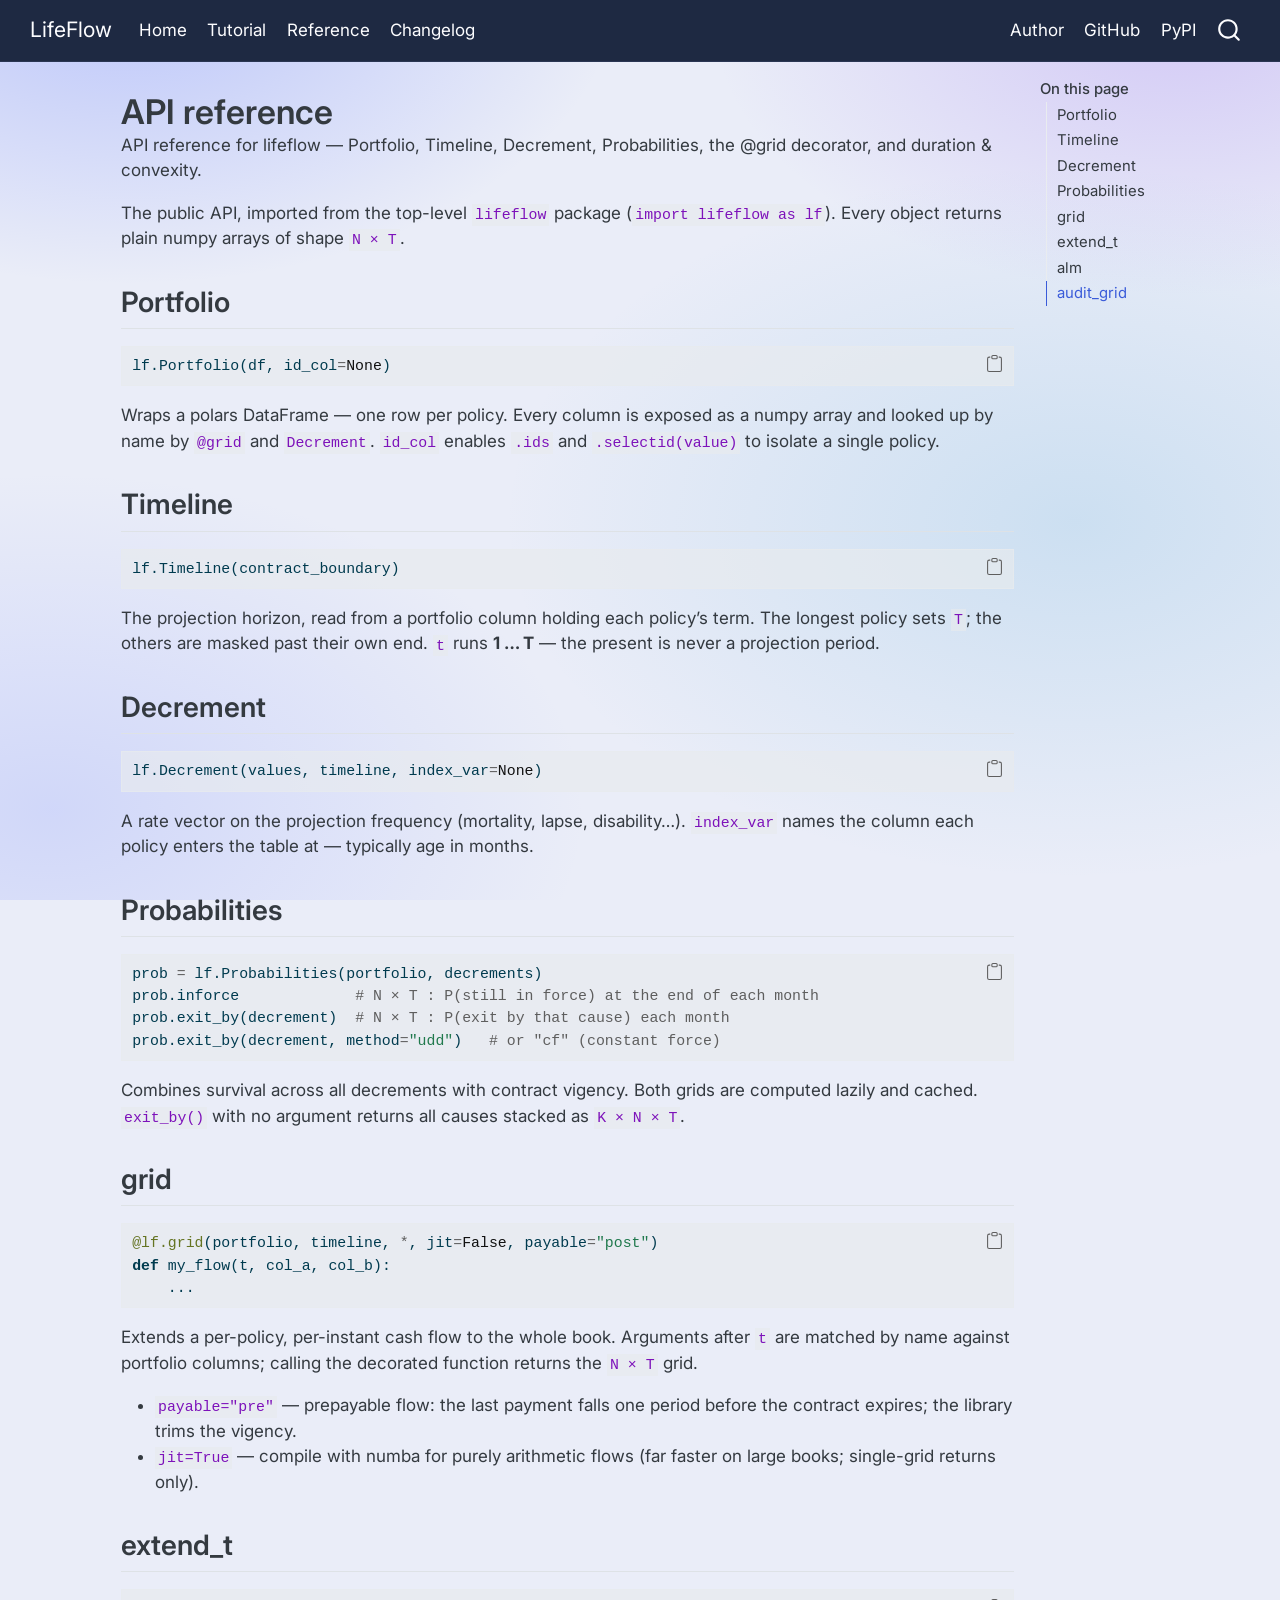
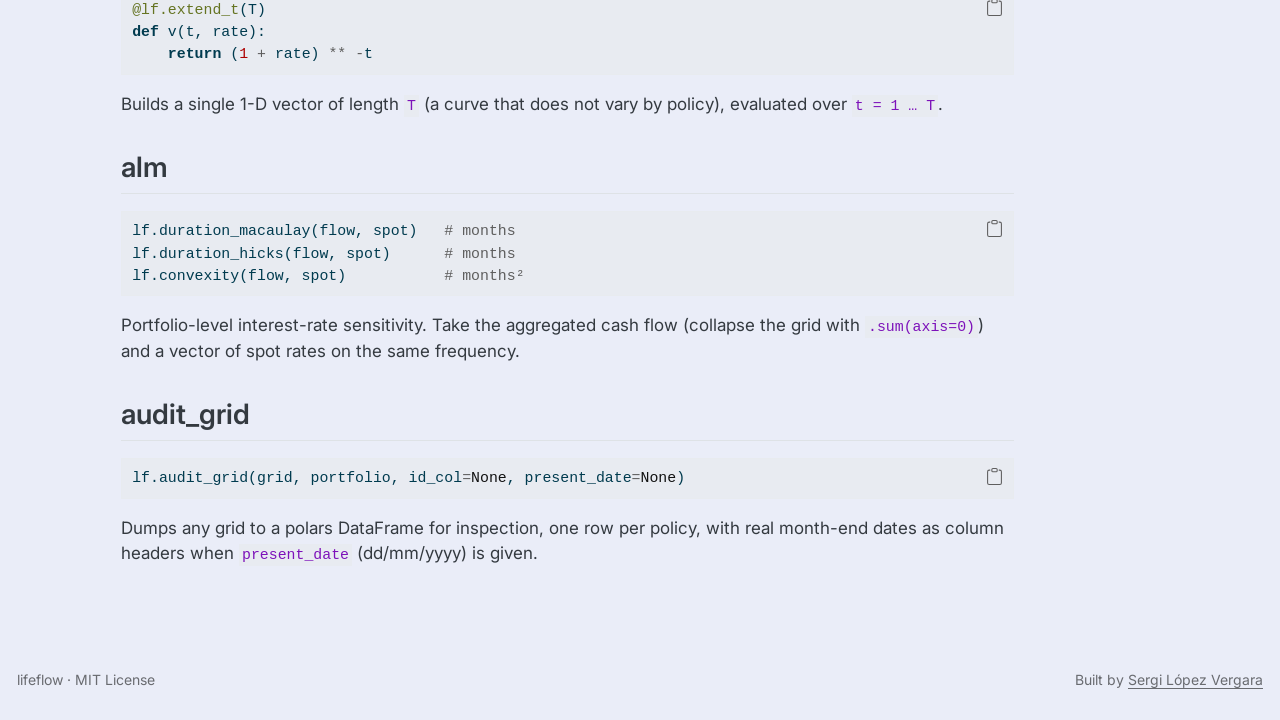
<file: reference.html>
<!DOCTYPE html>
<html xmlns="http://www.w3.org/1999/xhtml" lang="en" xml:lang="en"><head>

<meta charset="utf-8">
<meta name="generator" content="quarto-1.10.18">

<meta name="viewport" content="width=device-width, initial-scale=1.0, user-scalable=yes">

<meta name="description" content="API reference for lifeflow — Portfolio, Timeline, Decrement, Probabilities, the @grid decorator, and duration &amp; convexity.">

<title>API reference – LifeFlow</title>
<style>
/* Default styles provided by pandoc.
** See https://pandoc.org/MANUAL.html#variables-for-html for config info.
*/
span.smallcaps{font-variant: small-caps;}
div.columns{display: flex; gap: 1.5em;}
div.column{flex: auto;}
@media screen {
div.columns{gap: min(4vw, 1.5em);}
div.column{overflow-x: auto;}
}
div.hanging-indent{margin-left: 1.5em; text-indent: -1.5em;}
ul.task-list{list-style: none;}
ul.task-list li input[type="checkbox"] {
  width: 0.8em;
  margin: 0 0.8em 0.2em -1em; /* quarto-specific, see https://github.com/quarto-dev/quarto-cli/issues/4556 */ 
  vertical-align: middle;
}
/* CSS for syntax highlighting */
html { -webkit-text-size-adjust: 100%; }
pre > code.sourceCode { white-space: pre; position: relative; }
pre > code.sourceCode > span { display: inline-block; line-height: 1.25; }
pre > code.sourceCode > span:empty { height: 1.2em; }
.sourceCode { overflow: visible; }
code.sourceCode > span { color: inherit; text-decoration: inherit; }
div.sourceCode { margin: 1em 0; }
pre.sourceCode { margin: 0; }
@media screen {
div.sourceCode { overflow: auto; }
}
@media print {
pre > code.sourceCode { white-space: pre-wrap; }
pre > code.sourceCode > span { text-indent: -5em; padding-left: 5em; }
}
pre.numberSource code
  { counter-reset: source-line 0; }
pre.numberSource code > span
  { position: relative; left: -4em; counter-increment: source-line; }
pre.numberSource code > span > a:first-child::before
  { content: counter(source-line);
    position: relative; left: -1em; text-align: right; vertical-align: baseline;
    border: none; display: inline-block;
    -webkit-touch-callout: none; -webkit-user-select: none;
    -khtml-user-select: none; -moz-user-select: none;
    -ms-user-select: none; user-select: none;
    padding: 0 4px; width: 4em;
  }
pre.numberSource { margin-left: 3em;  padding-left: 4px; }
div.sourceCode
  {   }
@media screen {
pre > code.sourceCode > span > a:first-child::before { text-decoration: underline; }
}
</style>


<script src="site_libs/quarto-nav/quarto-nav.js"></script>
<script src="site_libs/quarto-nav/headroom.min.js"></script>
<script src="site_libs/clipboard/clipboard.min.js"></script>
<script src="site_libs/quarto-search/autocomplete.umd.js"></script>
<script src="site_libs/quarto-search/fuse.min.js"></script>
<script src="site_libs/quarto-search/quarto-search.js"></script>
<meta name="quarto:offset" content="./">
<script src="site_libs/quarto-html/quarto.js" type="module"></script>
<script src="site_libs/quarto-html/tabsets/tabsets.js" type="module"></script>
<script src="site_libs/quarto-html/popper.min.js"></script>
<script src="site_libs/quarto-html/tippy.umd.min.js"></script>
<link href="site_libs/quarto-html/tippy.css" rel="stylesheet">
<link href="site_libs/quarto-html/quarto-syntax-highlighting-a1d229e9acd4cf83c2696a052f19a26e.css" rel="stylesheet" id="quarto-text-highlighting-styles">
<script src="site_libs/bootstrap/bootstrap.min.js"></script>
<link href="site_libs/bootstrap/bootstrap-icons.css" rel="stylesheet">
<link href="site_libs/bootstrap/bootstrap-0c336e5afb27487853686b807adbaf63.min.css" rel="stylesheet" append-hash="true" id="quarto-bootstrap" data-mode="light">
<script id="quarto-search-options" type="application/json">{
  "location": "navbar",
  "copy-button": false,
  "collapse-after": 3,
  "panel-placement": "end",
  "type": "overlay",
  "limit": 50,
  "keyboard-shortcut": [
    "f",
    "/",
    "s"
  ],
  "show-item-context": false,
  "language": {
    "search-no-results-text": "No results",
    "search-matching-documents-text": "matching documents",
    "search-copy-link-title": "Copy link to search",
    "search-hide-matches-text": "Hide additional matches",
    "search-more-match-text": "more match in this document",
    "search-more-matches-text": "more matches in this document",
    "search-clear-button-title": "Clear",
    "search-text-placeholder": "",
    "search-detached-cancel-button-title": "Cancel",
    "search-submit-button-title": "Submit",
    "search-label": "Search"
  }
}</script>


<meta property="og:title" content="API reference – LifeFlow">
<meta property="og:description" content="API reference for lifeflow — Portfolio, Timeline, Decrement, Probabilities, the @grid decorator, and duration &amp; convexity.">
<meta property="og:site_name" content="LifeFlow">
<meta name="twitter:title" content="API reference – LifeFlow">
<meta name="twitter:description" content="API reference for lifeflow — Portfolio, Timeline, Decrement, Probabilities, the @grid decorator, and duration &amp; convexity.">
<meta name="twitter:card" content="summary">
</head>

<body class="nav-fixed quarto-light">

<div id="quarto-search-results"></div>
  <header id="quarto-header" class="headroom fixed-top">
    <nav class="navbar navbar-expand-lg " data-bs-theme="dark">
      <div class="navbar-container container-fluid">
      <div class="navbar-brand-container mx-auto">
    <a class="navbar-brand" href="./index.html">
    <span class="navbar-title">LifeFlow</span>
    </a>
  </div>
            <div id="quarto-search" class="" title="Search"></div>
          <button class="navbar-toggler" type="button" data-bs-toggle="collapse" data-bs-target="#navbarCollapse" aria-controls="navbarCollapse" role="menu" aria-expanded="false" aria-label="Toggle navigation" onclick="if (window.quartoToggleHeadroom) { window.quartoToggleHeadroom(); }">
  <span class="navbar-toggler-icon"></span>
</button>
          <div class="collapse navbar-collapse" id="navbarCollapse">
            <ul class="navbar-nav navbar-nav-scroll me-auto">
  <li class="nav-item">
    <a class="nav-link" href="./index.html"> 
<span class="menu-text">Home</span></a>
  </li>  
  <li class="nav-item">
    <a class="nav-link" href="./tutorial.html"> 
<span class="menu-text">Tutorial</span></a>
  </li>  
  <li class="nav-item">
    <a class="nav-link active" href="./reference.html" aria-current="page"> 
<span class="menu-text">Reference</span></a>
  </li>  
  <li class="nav-item">
    <a class="nav-link" href="./changelog.html"> 
<span class="menu-text">Changelog</span></a>
  </li>  
</ul>
            <ul class="navbar-nav navbar-nav-scroll ms-auto">
  <li class="nav-item">
    <a class="nav-link" href="https://sergiactuary.github.io/"> 
<span class="menu-text">Author</span></a>
  </li>  
  <li class="nav-item">
    <a class="nav-link" href="https://github.com/SergiActuary/lifeflow"> 
<span class="menu-text">GitHub</span></a>
  </li>  
  <li class="nav-item">
    <a class="nav-link" href="https://pypi.org/project/lifeflow/"> 
<span class="menu-text">PyPI</span></a>
  </li>  
</ul>
          </div> <!-- /navcollapse -->
            <div class="quarto-navbar-tools">
</div>
      </div> <!-- /container-fluid -->
    </nav>
</header>
<!-- content -->
<div id="quarto-content" class="quarto-container page-columns page-rows-contents page-layout-article page-navbar">
<!-- sidebar -->
<!-- margin-sidebar -->
    <div id="quarto-margin-sidebar" class="sidebar margin-sidebar">
        <nav id="TOC" role="doc-toc" class="toc-active">
    <h2 id="toc-title">On this page</h2>
   
  <ul>
  <li><a href="#portfolio" id="toc-portfolio" class="nav-link active" data-scroll-target="#portfolio">Portfolio</a></li>
  <li><a href="#timeline" id="toc-timeline" class="nav-link" data-scroll-target="#timeline">Timeline</a></li>
  <li><a href="#decrement" id="toc-decrement" class="nav-link" data-scroll-target="#decrement">Decrement</a></li>
  <li><a href="#probabilities" id="toc-probabilities" class="nav-link" data-scroll-target="#probabilities">Probabilities</a></li>
  <li><a href="#grid" id="toc-grid" class="nav-link" data-scroll-target="#grid">grid</a></li>
  <li><a href="#extend_t" id="toc-extend_t" class="nav-link" data-scroll-target="#extend_t">extend_t</a></li>
  <li><a href="#alm" id="toc-alm" class="nav-link" data-scroll-target="#alm">alm</a></li>
  <li><a href="#audit_grid" id="toc-audit_grid" class="nav-link" data-scroll-target="#audit_grid">audit_grid</a></li>
  </ul>
</nav>
    </div>
<!-- main -->
<main class="content" id="quarto-document-content">

<header id="title-block-header" class="quarto-title-block default">
<div class="quarto-title">
<h1 class="title">API reference</h1>
</div>

<div>
  <div class="description">
    API reference for lifeflow — Portfolio, Timeline, Decrement, Probabilities, the <span class="citation" data-cites="grid">@grid</span> decorator, and duration &amp; convexity.
  </div>
</div>


<div class="quarto-title-meta">

    
  
    
  </div>
  


</header>


<p>The public API, imported from the top-level <code>lifeflow</code> package (<code>import lifeflow as lf</code>). Every object returns plain numpy arrays of shape <code>N × T</code>.</p>
<section id="portfolio" class="level2">
<h2 data-anchor-id="portfolio">Portfolio</h2>
<div class="code-copy-outer-scaffold"><div class="sourceCode" id="cb1"><pre class="sourceCode python code-with-copy"><code class="sourceCode python"><span id="cb1-1"><a href="#cb1-1" aria-hidden="true" tabindex="-1"></a>lf.Portfolio(df, id_col<span class="op">=</span><span class="va">None</span>)</span></code></pre></div><button title="Copy to Clipboard" class="code-copy-button"><i class="bi"></i></button></div>
<p>Wraps a polars DataFrame — one row per policy. Every column is exposed as a numpy array and looked up by name by <code>@grid</code> and <code>Decrement</code>. <code>id_col</code> enables <code>.ids</code> and <code>.selectid(value)</code> to isolate a single policy.</p>
</section>
<section id="timeline" class="level2">
<h2 data-anchor-id="timeline">Timeline</h2>
<div class="code-copy-outer-scaffold"><div class="sourceCode" id="cb2"><pre class="sourceCode python code-with-copy"><code class="sourceCode python"><span id="cb2-1"><a href="#cb2-1" aria-hidden="true" tabindex="-1"></a>lf.Timeline(contract_boundary)</span></code></pre></div><button title="Copy to Clipboard" class="code-copy-button"><i class="bi"></i></button></div>
<p>The projection horizon, read from a portfolio column holding each policy’s term. The longest policy sets <code>T</code>; the others are masked past their own end. <code>t</code> runs <strong>1 … T</strong> — the present is never a projection period.</p>
</section>
<section id="decrement" class="level2">
<h2 data-anchor-id="decrement">Decrement</h2>
<div class="code-copy-outer-scaffold"><div class="sourceCode" id="cb3"><pre class="sourceCode python code-with-copy"><code class="sourceCode python"><span id="cb3-1"><a href="#cb3-1" aria-hidden="true" tabindex="-1"></a>lf.Decrement(values, timeline, index_var<span class="op">=</span><span class="va">None</span>)</span></code></pre></div><button title="Copy to Clipboard" class="code-copy-button"><i class="bi"></i></button></div>
<p>A rate vector on the projection frequency (mortality, lapse, disability…). <code>index_var</code> names the column each policy enters the table at — typically age in months.</p>
</section>
<section id="probabilities" class="level2">
<h2 data-anchor-id="probabilities">Probabilities</h2>
<div class="code-copy-outer-scaffold"><div class="sourceCode" id="cb4"><pre class="sourceCode python code-with-copy"><code class="sourceCode python"><span id="cb4-1"><a href="#cb4-1" aria-hidden="true" tabindex="-1"></a>prob <span class="op">=</span> lf.Probabilities(portfolio, decrements)</span>
<span id="cb4-2"><a href="#cb4-2" aria-hidden="true" tabindex="-1"></a>prob.inforce             <span class="co"># N × T : P(still in force) at the end of each month</span></span>
<span id="cb4-3"><a href="#cb4-3" aria-hidden="true" tabindex="-1"></a>prob.exit_by(decrement)  <span class="co"># N × T : P(exit by that cause) each month</span></span>
<span id="cb4-4"><a href="#cb4-4" aria-hidden="true" tabindex="-1"></a>prob.exit_by(decrement, method<span class="op">=</span><span class="st">"udd"</span>)   <span class="co"># or "cf" (constant force)</span></span></code></pre></div><button title="Copy to Clipboard" class="code-copy-button"><i class="bi"></i></button></div>
<p>Combines survival across all decrements with contract vigency. Both grids are computed lazily and cached. <code>exit_by()</code> with no argument returns all causes stacked as <code>K × N × T</code>.</p>
</section>
<section id="grid" class="level2">
<h2 data-anchor-id="grid">grid</h2>
<div class="code-copy-outer-scaffold"><div class="sourceCode" id="cb5"><pre class="sourceCode python code-with-copy"><code class="sourceCode python"><span id="cb5-1"><a href="#cb5-1" aria-hidden="true" tabindex="-1"></a><span class="at">@lf.grid</span>(portfolio, timeline, <span class="op">*</span>, jit<span class="op">=</span><span class="va">False</span>, payable<span class="op">=</span><span class="st">"post"</span>)</span>
<span id="cb5-2"><a href="#cb5-2" aria-hidden="true" tabindex="-1"></a><span class="kw">def</span> my_flow(t, col_a, col_b):</span>
<span id="cb5-3"><a href="#cb5-3" aria-hidden="true" tabindex="-1"></a>    ...</span></code></pre></div><button title="Copy to Clipboard" class="code-copy-button"><i class="bi"></i></button></div>
<p>Extends a per-policy, per-instant cash flow to the whole book. Arguments after <code>t</code> are matched by name against portfolio columns; calling the decorated function returns the <code>N × T</code> grid.</p>
<ul>
<li><strong><code>payable="pre"</code></strong> — prepayable flow: the last payment falls one period before the contract expires; the library trims the vigency.</li>
<li><strong><code>jit=True</code></strong> — compile with numba for purely arithmetic flows (far faster on large books; single-grid returns only).</li>
</ul>
</section>
<section id="extend_t" class="level2">
<h2 data-anchor-id="extend_t">extend_t</h2>
<div class="code-copy-outer-scaffold"><div class="sourceCode" id="cb6"><pre class="sourceCode python code-with-copy"><code class="sourceCode python"><span id="cb6-1"><a href="#cb6-1" aria-hidden="true" tabindex="-1"></a><span class="at">@lf.extend_t</span>(T)</span>
<span id="cb6-2"><a href="#cb6-2" aria-hidden="true" tabindex="-1"></a><span class="kw">def</span> v(t, rate):</span>
<span id="cb6-3"><a href="#cb6-3" aria-hidden="true" tabindex="-1"></a>    <span class="cf">return</span> (<span class="dv">1</span> <span class="op">+</span> rate) <span class="op">**</span> <span class="op">-</span>t</span></code></pre></div><button title="Copy to Clipboard" class="code-copy-button"><i class="bi"></i></button></div>
<p>Builds a single 1-D vector of length <code>T</code> (a curve that does not vary by policy), evaluated over <code>t = 1 … T</code>.</p>
</section>
<section id="alm" class="level2">
<h2 data-anchor-id="alm">alm</h2>
<div class="code-copy-outer-scaffold"><div class="sourceCode" id="cb7"><pre class="sourceCode python code-with-copy"><code class="sourceCode python"><span id="cb7-1"><a href="#cb7-1" aria-hidden="true" tabindex="-1"></a>lf.duration_macaulay(flow, spot)   <span class="co"># months</span></span>
<span id="cb7-2"><a href="#cb7-2" aria-hidden="true" tabindex="-1"></a>lf.duration_hicks(flow, spot)      <span class="co"># months</span></span>
<span id="cb7-3"><a href="#cb7-3" aria-hidden="true" tabindex="-1"></a>lf.convexity(flow, spot)           <span class="co"># months²</span></span></code></pre></div><button title="Copy to Clipboard" class="code-copy-button"><i class="bi"></i></button></div>
<p>Portfolio-level interest-rate sensitivity. Take the aggregated cash flow (collapse the grid with <code>.sum(axis=0)</code>) and a vector of spot rates on the same frequency.</p>
</section>
<section id="audit_grid" class="level2">
<h2 data-anchor-id="audit_grid">audit_grid</h2>
<div class="code-copy-outer-scaffold"><div class="sourceCode" id="cb8"><pre class="sourceCode python code-with-copy"><code class="sourceCode python"><span id="cb8-1"><a href="#cb8-1" aria-hidden="true" tabindex="-1"></a>lf.audit_grid(grid, portfolio, id_col<span class="op">=</span><span class="va">None</span>, present_date<span class="op">=</span><span class="va">None</span>)</span></code></pre></div><button title="Copy to Clipboard" class="code-copy-button"><i class="bi"></i></button></div>
<p>Dumps any grid to a polars DataFrame for inspection, one row per policy, with real month-end dates as column headers when <code>present_date</code> (dd/mm/yyyy) is given.</p>


</section>

</main> <!-- /main -->
<script id="quarto-html-after-body" type="application/javascript">
  window.document.addEventListener("DOMContentLoaded", function (event) {
    const isCodeAnnotation = (el) => {
      for (const clz of el.classList) {
        if (clz.startsWith('code-annotation-')) {                     
          return true;
        }
      }
      return false;
    }
    const onCopySuccess = function(e) {
      // button target
      const button = e.trigger;
      // don't keep focus
      button.blur();
      // flash "checked"
      button.classList.add('code-copy-button-checked');
      var currentTitle = button.getAttribute("title");
      button.setAttribute("title", "Copied!");
      let tooltip;
      if (window.bootstrap) {
        button.setAttribute("data-bs-toggle", "tooltip");
        button.setAttribute("data-bs-placement", "left");
        button.setAttribute("data-bs-title", "Copied!");
        tooltip = new bootstrap.Tooltip(button, 
          { trigger: "manual", 
            customClass: "code-copy-button-tooltip",
            offset: [0, -8]});
        tooltip.show();    
      }
      setTimeout(function() {
        if (tooltip) {
          tooltip.hide();
          button.removeAttribute("data-bs-title");
          button.removeAttribute("data-bs-toggle");
          button.removeAttribute("data-bs-placement");
        }
        button.setAttribute("title", currentTitle);
        button.classList.remove('code-copy-button-checked');
      }, 1000);
      // clear code selection
      e.clearSelection();
    }
    const getTextToCopy = function(trigger) {
      const outerScaffold = trigger.parentElement.cloneNode(true);
      const codeEl = outerScaffold.querySelector('code');
      for (const childEl of codeEl.children) {
        if (isCodeAnnotation(childEl)) {
          childEl.remove();
        }
      }
      return codeEl.innerText;
    }
    const clipboard = new window.ClipboardJS('.code-copy-button:not([data-in-quarto-modal])', {
      text: getTextToCopy
    });
    clipboard.on('success', onCopySuccess);
    if (window.document.getElementById('quarto-embedded-source-code-modal')) {
      const clipboardModal = new window.ClipboardJS('.code-copy-button[data-in-quarto-modal]', {
        text: getTextToCopy,
        container: window.document.getElementById('quarto-embedded-source-code-modal')
      });
      clipboardModal.on('success', onCopySuccess);
    }
      var localhostRegex = new RegExp(/^(?:http|https):\/\/localhost\:?[0-9]*\//);
      var mailtoRegex = new RegExp(/^mailto:/);
        var filterRegex = new RegExp("https:\/\/sergiactuary\.github\.io\/lifeflow\/");
      var isInternal = (href) => {
          return filterRegex.test(href) || localhostRegex.test(href) || mailtoRegex.test(href);
      }
      // Inspect non-navigation links and adorn them if external
     var links = window.document.querySelectorAll('a[href]:not(.nav-link):not(.navbar-brand):not(.toc-action):not(.sidebar-link):not(.sidebar-item-toggle):not(.pagination-link):not(.no-external):not([aria-hidden]):not(.dropdown-item):not(.quarto-navigation-tool):not(.about-link)');
      for (var i=0; i<links.length; i++) {
        const link = links[i];
        if (!isInternal(link.href)) {
          // undo the damage that might have been done by quarto-nav.js in the case of
          // links that we want to consider external
          if (link.dataset.originalHref !== undefined) {
            link.href = link.dataset.originalHref;
          }
        }
      }
    function tippyHover(el, contentFn, onTriggerFn, onUntriggerFn) {
      const config = {
        allowHTML: true,
        maxWidth: 500,
        delay: 100,
        arrow: false,
        appendTo: function(el) {
            return el.parentElement;
        },
        interactive: true,
        interactiveBorder: 10,
        theme: 'quarto',
        placement: 'bottom-start',
      };
      if (contentFn) {
        config.content = contentFn;
      }
      if (onTriggerFn) {
        config.onTrigger = onTriggerFn;
      }
      if (onUntriggerFn) {
        config.onUntrigger = onUntriggerFn;
      }
      window.tippy(el, config); 
    }
    const noterefs = window.document.querySelectorAll('a[role="doc-noteref"]');
    for (var i=0; i<noterefs.length; i++) {
      const ref = noterefs[i];
      tippyHover(ref, function() {
        // use id or data attribute instead here
        let href = ref.getAttribute('data-footnote-href') || ref.getAttribute('href');
        try { href = new URL(href).hash; } catch {}
        const id = href.replace(/^#\/?/, "");
        const note = window.document.getElementById(id);
        if (note) {
          return note.innerHTML;
        } else {
          return "";
        }
      });
    }
    const xrefs = window.document.querySelectorAll('a.quarto-xref');
    const processXRef = (id, note) => {
      // Strip column container classes
      const stripColumnClz = (el) => {
        el.classList.remove("page-full", "page-columns");
        if (el.children) {
          for (const child of el.children) {
            stripColumnClz(child);
          }
        }
      }
      stripColumnClz(note)
      if (id === null || id.startsWith('sec-')) {
        // Special case sections, only their first couple elements
        const container = document.createElement("div");
        if (note.children && note.children.length > 2) {
          container.appendChild(note.children[0].cloneNode(true));
          for (let i = 1; i < note.children.length; i++) {
            const child = note.children[i];
            if (child.tagName === "P" && child.innerText === "") {
              continue;
            } else {
              container.appendChild(child.cloneNode(true));
              break;
            }
          }
          if (window.Quarto?.typesetMath) {
            window.Quarto.typesetMath(container);
          }
          return container.innerHTML
        } else {
          if (window.Quarto?.typesetMath) {
            window.Quarto.typesetMath(note);
          }
          return note.innerHTML;
        }
      } else {
        // Remove any anchor links if they are present
        const anchorLink = note.querySelector('a.anchorjs-link');
        if (anchorLink) {
          anchorLink.remove();
        }
        if (window.Quarto?.typesetMath) {
          window.Quarto.typesetMath(note);
        }
        if (note.classList.contains("callout")) {
          return note.outerHTML;
        } else {
          return note.innerHTML;
        }
      }
    }
    for (var i=0; i<xrefs.length; i++) {
      const xref = xrefs[i];
      tippyHover(xref, undefined, function(instance) {
        instance.disable();
        let url = xref.getAttribute('href');
        let hash = undefined; 
        if (url.startsWith('#')) {
          hash = url;
        } else {
          try { hash = new URL(url).hash; } catch {}
        }
        if (hash) {
          const id = hash.replace(/^#\/?/, "");
          const note = window.document.getElementById(id);
          if (note !== null) {
            try {
              const html = processXRef(id, note.cloneNode(true));
              instance.setContent(html);
            } finally {
              instance.enable();
              instance.show();
            }
          } else {
            // See if we can fetch this
            fetch(url.split('#')[0])
            .then(res => res.text())
            .then(html => {
              const parser = new DOMParser();
              const htmlDoc = parser.parseFromString(html, "text/html");
              const note = htmlDoc.getElementById(id);
              if (note !== null) {
                const html = processXRef(id, note);
                instance.setContent(html);
              } 
            }).finally(() => {
              instance.enable();
              instance.show();
            });
          }
        } else {
          // See if we can fetch a full url (with no hash to target)
          // This is a special case and we should probably do some content thinning / targeting
          fetch(url)
          .then(res => res.text())
          .then(html => {
            const parser = new DOMParser();
            const htmlDoc = parser.parseFromString(html, "text/html");
            const note = htmlDoc.querySelector('main.content');
            if (note !== null) {
              // This should only happen for chapter cross references
              // (since there is no id in the URL)
              // remove the first header
              if (note.children.length > 0 && note.children[0].tagName === "HEADER") {
                note.children[0].remove();
              }
              const html = processXRef(null, note);
              instance.setContent(html);
            } 
          }).finally(() => {
            instance.enable();
            instance.show();
          });
        }
      }, function(instance) {
      });
    }
        let selectedAnnoteEl;
        const selectorForAnnotation = ( cell, annotation) => {
          let cellAttr = 'data-code-cell="' + cell + '"';
          let lineAttr = 'data-code-annotation="' +  annotation + '"';
          const selector = 'span[' + cellAttr + '][' + lineAttr + ']';
          return selector;
        }
        const selectCodeLines = (annoteEl) => {
          const doc = window.document;
          const targetCell = annoteEl.getAttribute("data-target-cell");
          const targetAnnotation = annoteEl.getAttribute("data-target-annotation");
          const annoteSpan = window.document.querySelector(selectorForAnnotation(targetCell, targetAnnotation));
          const lines = annoteSpan.getAttribute("data-code-lines").split(",");
          const lineIds = lines.map((line) => {
            return targetCell + "-" + line;
          })
          let top = null;
          let height = null;
          let parent = null;
          if (lineIds.length > 0) {
              //compute the position of the single el (top and bottom and make a div)
              const el = window.document.getElementById(lineIds[0]);
              top = el.offsetTop;
              height = el.offsetHeight;
              parent = el.parentElement.parentElement;
            if (lineIds.length > 1) {
              const lastEl = window.document.getElementById(lineIds[lineIds.length - 1]);
              const bottom = lastEl.offsetTop + lastEl.offsetHeight;
              height = bottom - top;
            }
            if (top !== null && height !== null && parent !== null) {
              // cook up a div (if necessary) and position it 
              let div = window.document.getElementById("code-annotation-line-highlight");
              if (div === null) {
                div = window.document.createElement("div");
                div.setAttribute("id", "code-annotation-line-highlight");
                div.style.position = 'absolute';
                parent.appendChild(div);
              }
              div.style.top = top - 2 + "px";
              div.style.height = height + 4 + "px";
              div.style.left = 0;
              let gutterDiv = window.document.getElementById("code-annotation-line-highlight-gutter");
              if (gutterDiv === null) {
                gutterDiv = window.document.createElement("div");
                gutterDiv.setAttribute("id", "code-annotation-line-highlight-gutter");
                gutterDiv.style.position = 'absolute';
                const codeCell = window.document.getElementById(targetCell);
                const gutter = codeCell.querySelector('.code-annotation-gutter');
                gutter.appendChild(gutterDiv);
              }
              gutterDiv.style.top = top - 2 + "px";
              gutterDiv.style.height = height + 4 + "px";
            }
            selectedAnnoteEl = annoteEl;
          }
        };
        const unselectCodeLines = () => {
          const elementsIds = ["code-annotation-line-highlight", "code-annotation-line-highlight-gutter"];
          elementsIds.forEach((elId) => {
            const div = window.document.getElementById(elId);
            if (div) {
              div.remove();
            }
          });
          selectedAnnoteEl = undefined;
        };
          // Handle positioning of the toggle
      window.addEventListener(
        "resize",
        throttle(() => {
          elRect = undefined;
          if (selectedAnnoteEl) {
            selectCodeLines(selectedAnnoteEl);
          }
        }, 10)
      );
      function throttle(fn, ms) {
      let throttle = false;
      let timer;
        return (...args) => {
          if(!throttle) { // first call gets through
              fn.apply(this, args);
              throttle = true;
          } else { // all the others get throttled
              if(timer) clearTimeout(timer); // cancel #2
              timer = setTimeout(() => {
                fn.apply(this, args);
                timer = throttle = false;
              }, ms);
          }
        };
      }
        // Attach click handler to the DT
        const annoteDls = window.document.querySelectorAll('dt[data-target-cell]');
        for (const annoteDlNode of annoteDls) {
          annoteDlNode.addEventListener('click', (event) => {
            const clickedEl = event.target;
            if (clickedEl !== selectedAnnoteEl) {
              unselectCodeLines();
              const activeEl = window.document.querySelector('dt[data-target-cell].code-annotation-active');
              if (activeEl) {
                activeEl.classList.remove('code-annotation-active');
              }
              selectCodeLines(clickedEl);
              clickedEl.classList.add('code-annotation-active');
            } else {
              // Unselect the line
              unselectCodeLines();
              clickedEl.classList.remove('code-annotation-active');
            }
          });
        }
    const findCites = (el) => {
      const parentEl = el.parentElement;
      if (parentEl) {
        const cites = parentEl.dataset.cites;
        if (cites) {
          return {
            el,
            cites: cites.split(' ')
          };
        } else {
          return findCites(el.parentElement)
        }
      } else {
        return undefined;
      }
    };
    var bibliorefs = window.document.querySelectorAll('a[role="doc-biblioref"]');
    for (var i=0; i<bibliorefs.length; i++) {
      const ref = bibliorefs[i];
      const citeInfo = findCites(ref);
      if (citeInfo) {
        tippyHover(citeInfo.el, function() {
          var popup = window.document.createElement('div');
          citeInfo.cites.forEach(function(cite) {
            var citeDiv = window.document.createElement('div');
            citeDiv.classList.add('hanging-indent');
            citeDiv.classList.add('csl-entry');
            var biblioDiv = window.document.getElementById('ref-' + cite);
            if (biblioDiv) {
              citeDiv.innerHTML = biblioDiv.innerHTML;
            }
            popup.appendChild(citeDiv);
          });
          return popup.innerHTML;
        });
      }
    }
  });
  </script>
</div> <!-- /content -->
<footer class="footer">
  <div class="nav-footer">
    <div class="nav-footer-left">
<p>lifeflow · MIT License</p>
</div>   
    <div class="nav-footer-center">
      &nbsp;
    </div>
    <div class="nav-footer-right">
<p>Built by <a href="https://sergiactuary.github.io/">Sergi López Vergara</a></p>
</div>
  </div>
</footer>




</body></html>
</file>
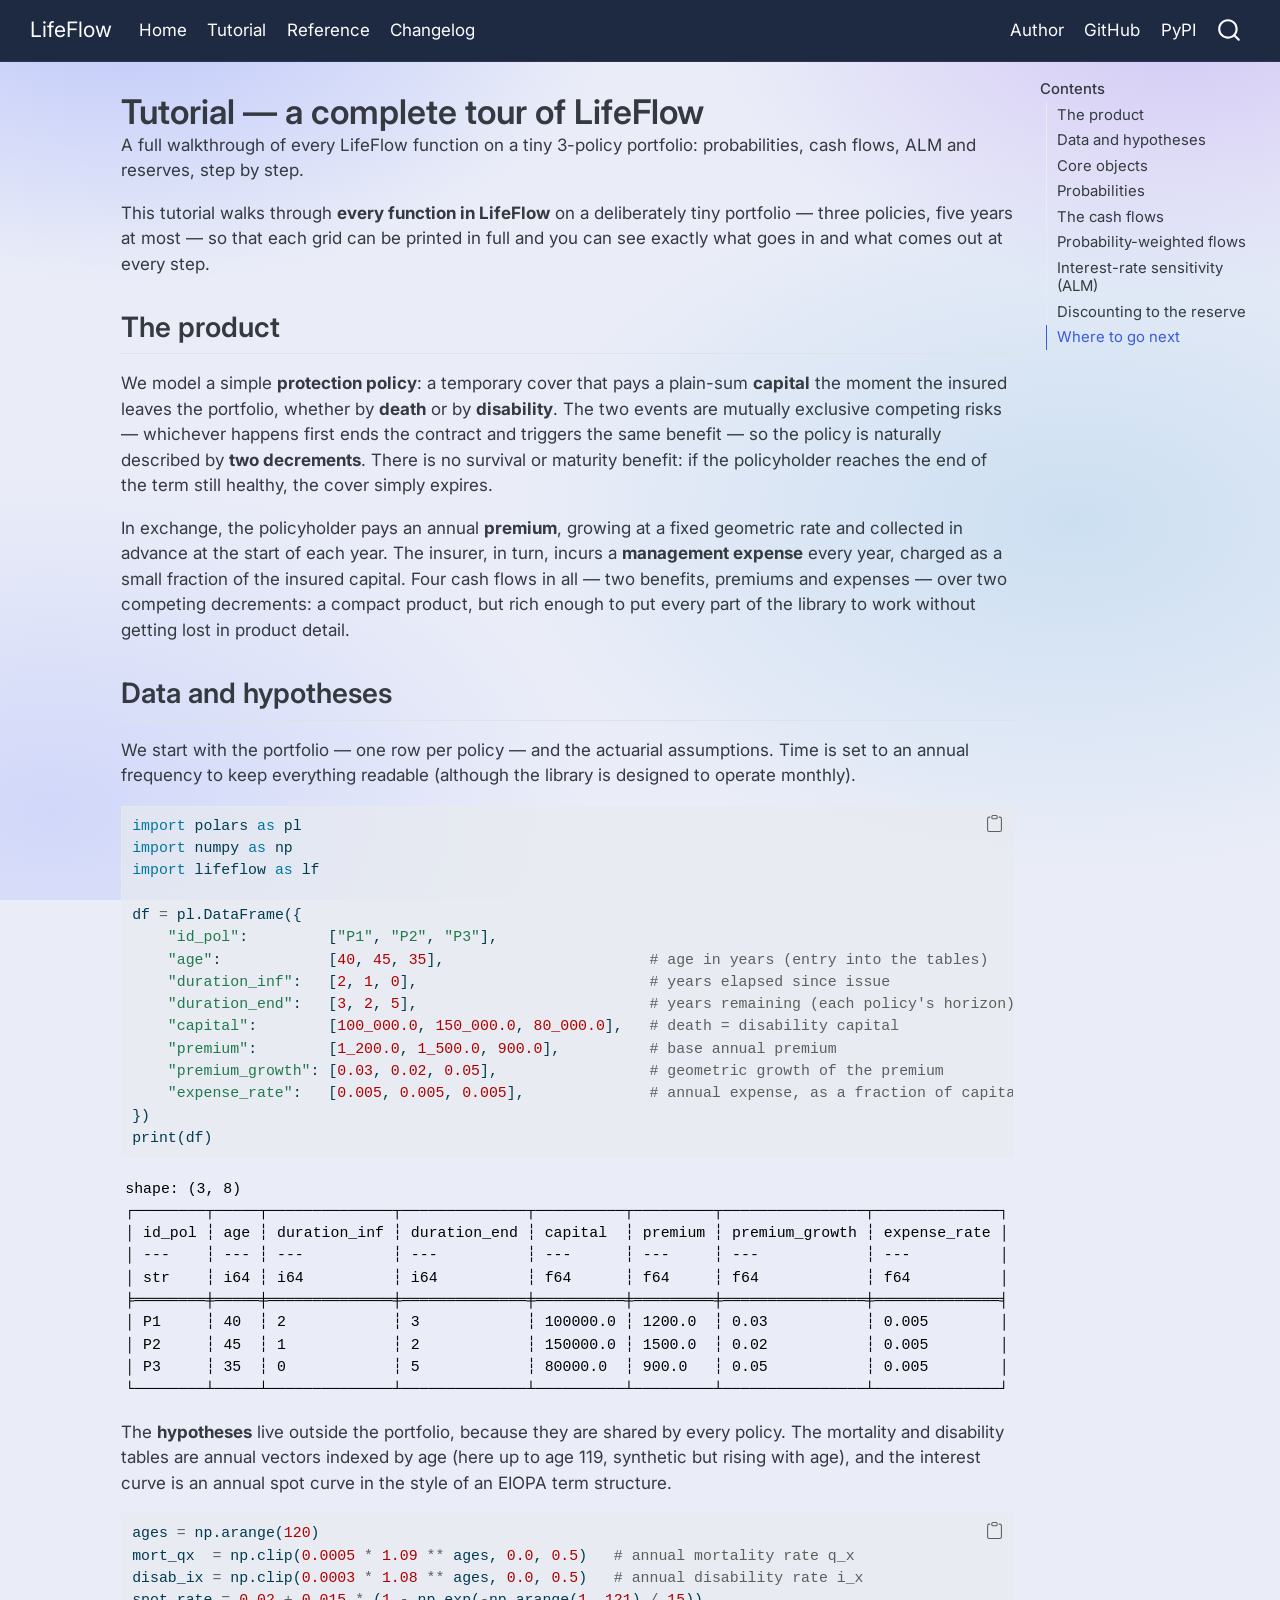
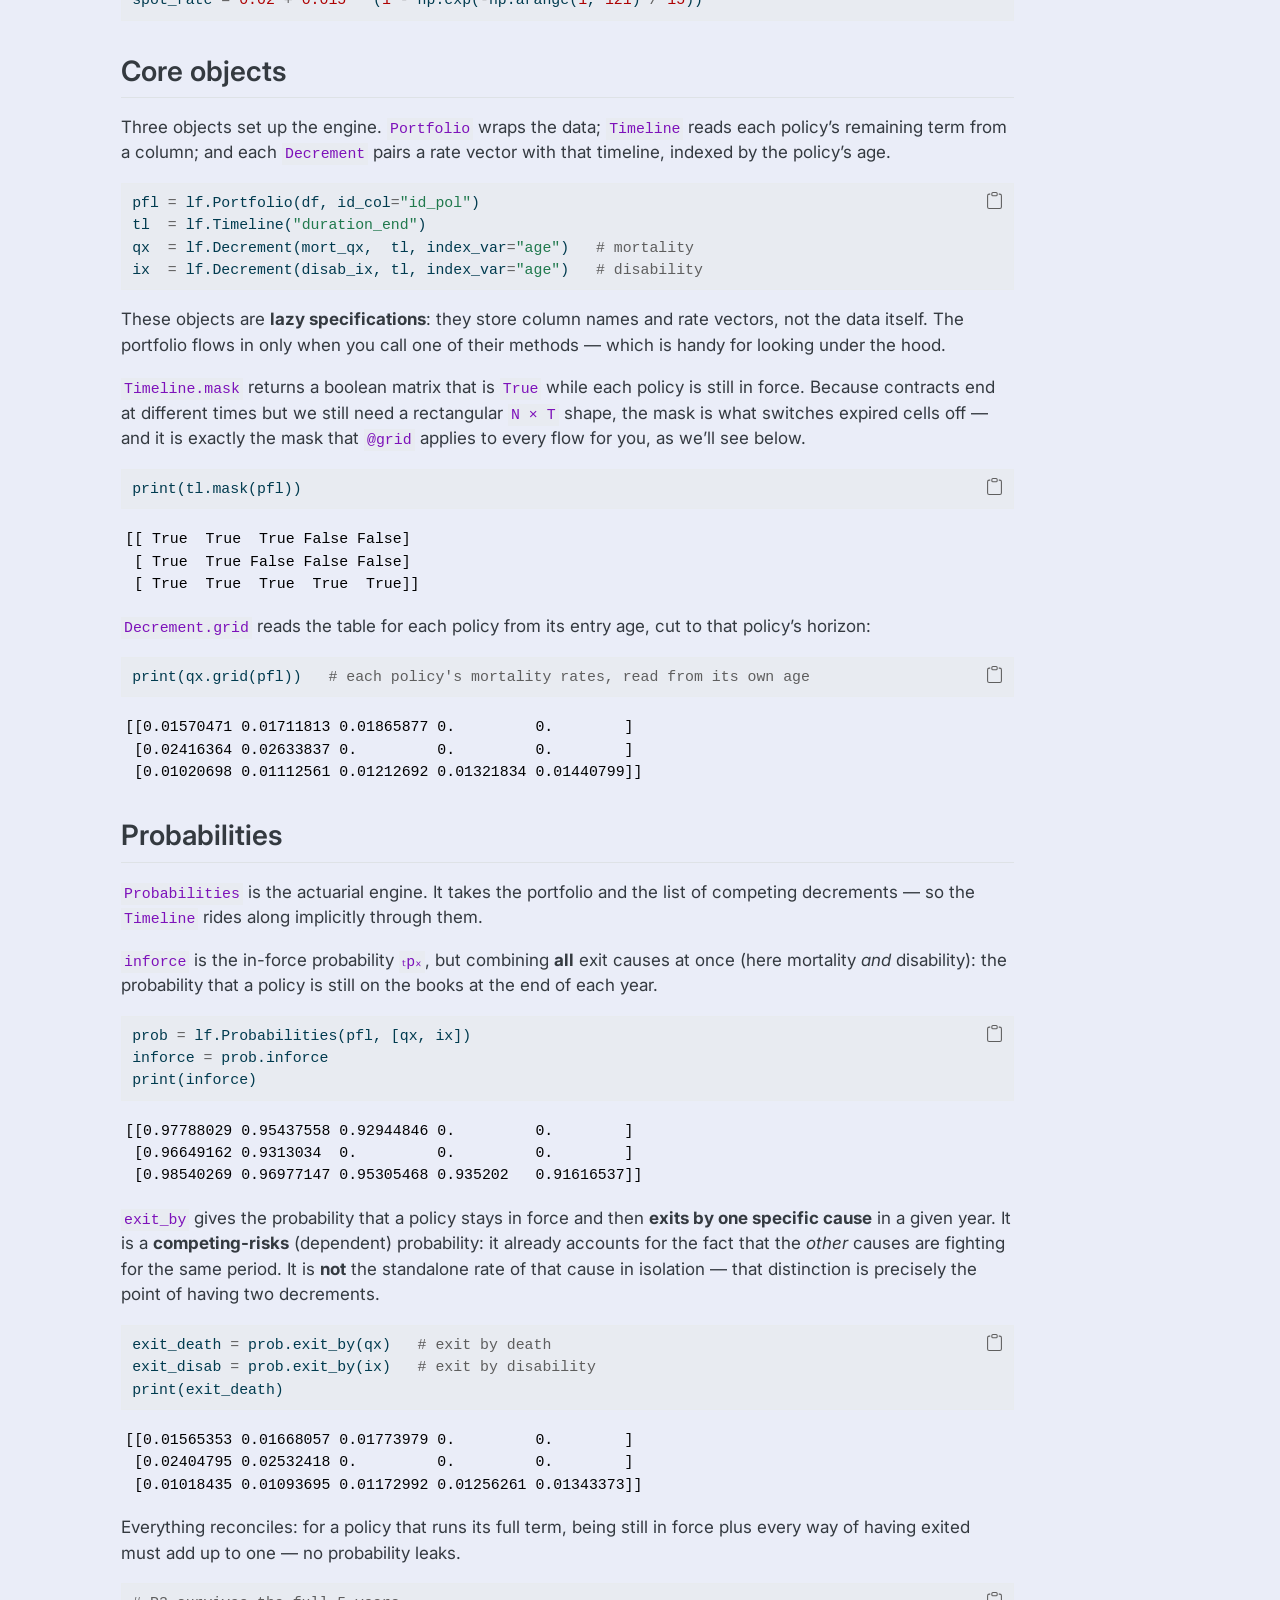
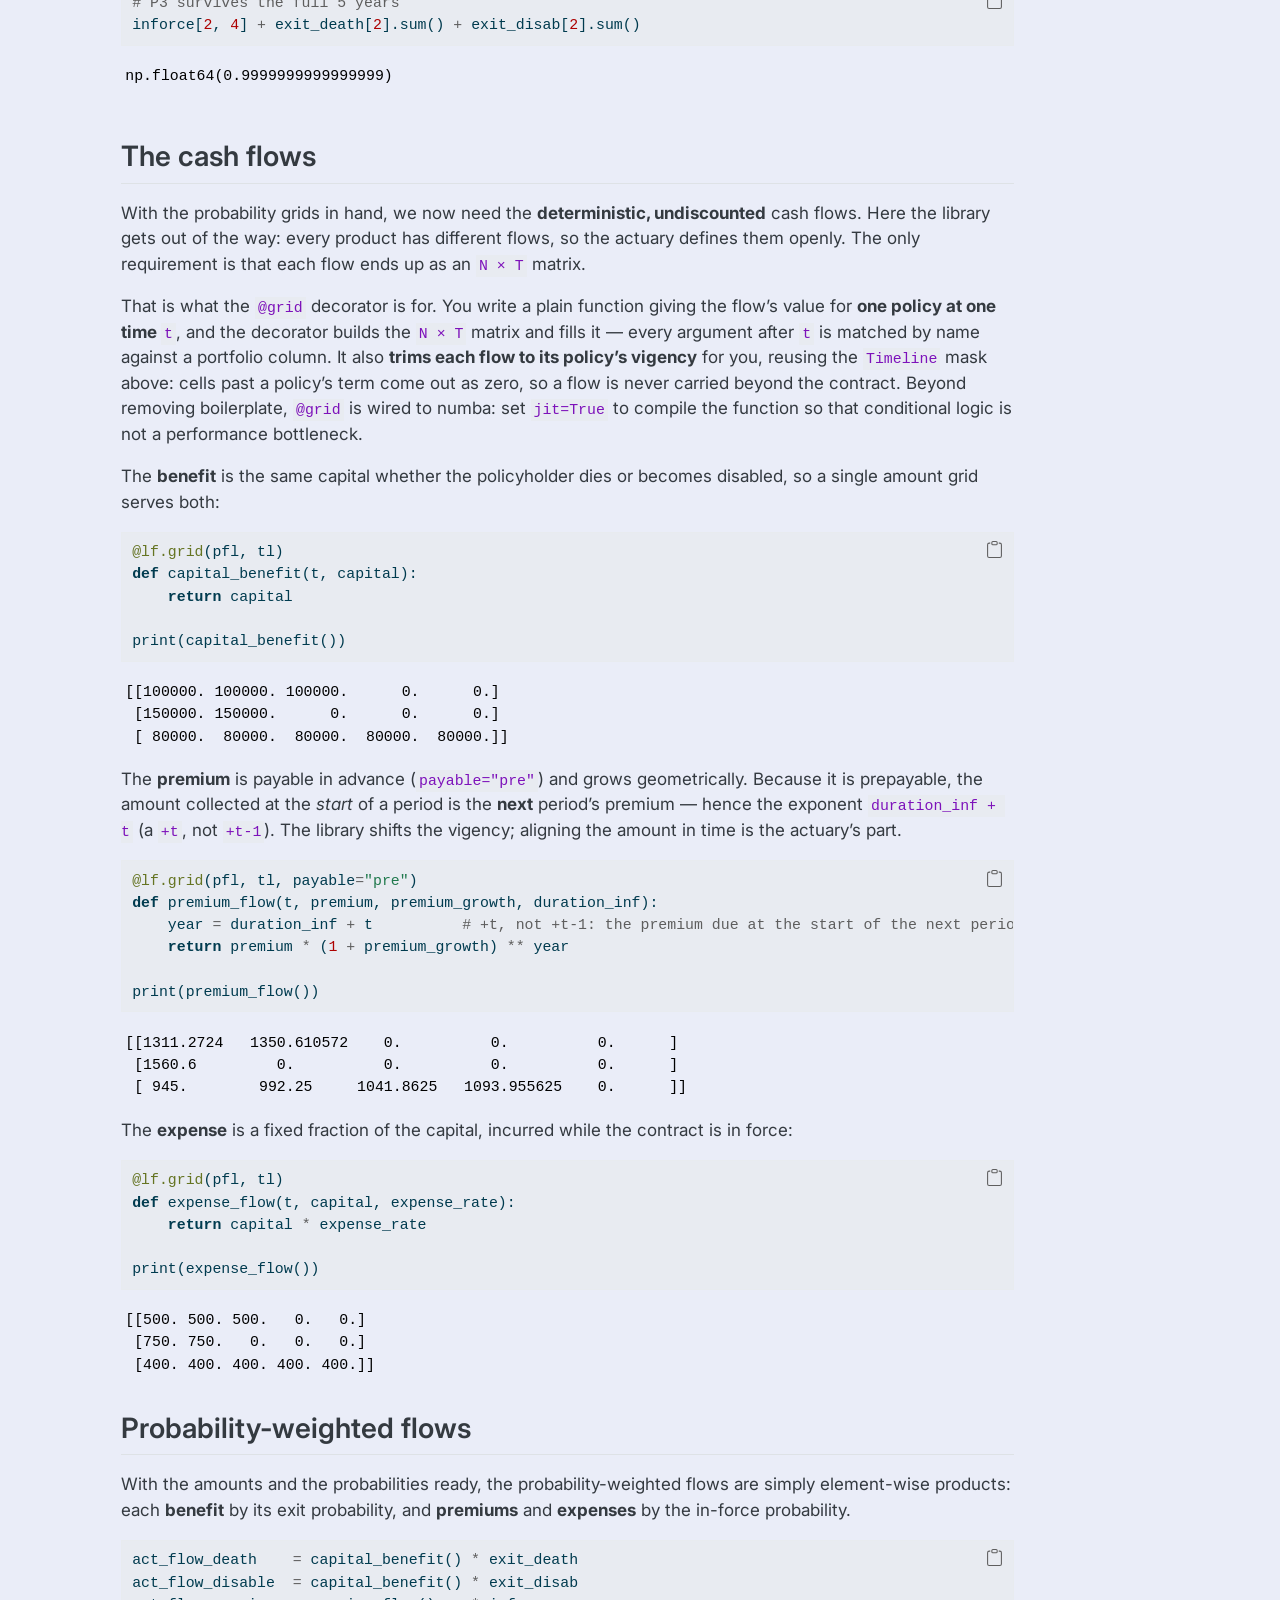
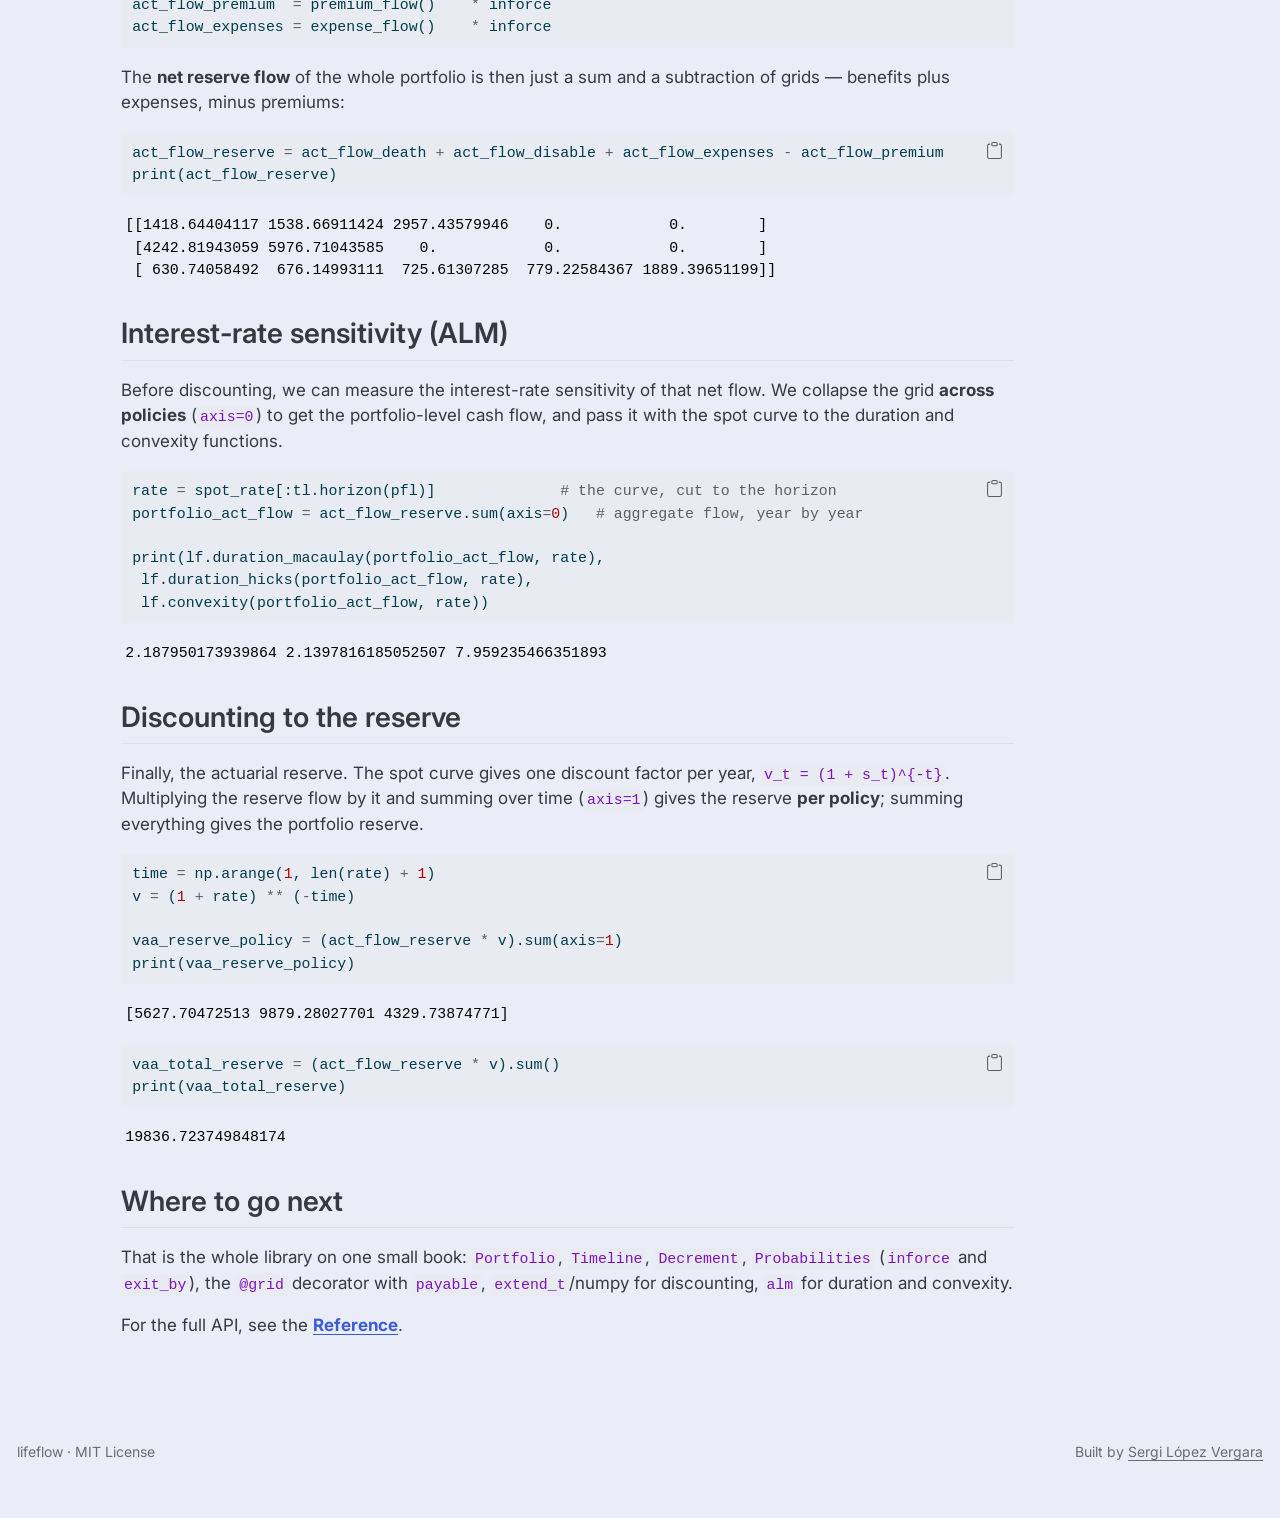
<file: tutorial.html>
<!DOCTYPE html>
<html xmlns="http://www.w3.org/1999/xhtml" lang="en" xml:lang="en"><head>

<meta charset="utf-8">
<meta name="generator" content="quarto-1.10.18">

<meta name="viewport" content="width=device-width, initial-scale=1.0, user-scalable=yes">

<meta name="description" content="A full walkthrough of every LifeFlow function on a tiny 3-policy portfolio: probabilities, cash flows, ALM and reserves, step by step.">

<title>Tutorial — a complete tour of LifeFlow – LifeFlow</title>
<style>
/* Default styles provided by pandoc.
** See https://pandoc.org/MANUAL.html#variables-for-html for config info.
*/
span.smallcaps{font-variant: small-caps;}
div.columns{display: flex; gap: 1.5em;}
div.column{flex: auto;}
@media screen {
div.columns{gap: min(4vw, 1.5em);}
div.column{overflow-x: auto;}
}
div.hanging-indent{margin-left: 1.5em; text-indent: -1.5em;}
ul.task-list{list-style: none;}
ul.task-list li input[type="checkbox"] {
  width: 0.8em;
  margin: 0 0.8em 0.2em -1em; /* quarto-specific, see https://github.com/quarto-dev/quarto-cli/issues/4556 */ 
  vertical-align: middle;
}
/* CSS for syntax highlighting */
html { -webkit-text-size-adjust: 100%; }
pre > code.sourceCode { white-space: pre; position: relative; }
pre > code.sourceCode > span { display: inline-block; line-height: 1.25; }
pre > code.sourceCode > span:empty { height: 1.2em; }
.sourceCode { overflow: visible; }
code.sourceCode > span { color: inherit; text-decoration: inherit; }
div.sourceCode { margin: 1em 0; }
pre.sourceCode { margin: 0; }
@media screen {
div.sourceCode { overflow: auto; }
}
@media print {
pre > code.sourceCode { white-space: pre-wrap; }
pre > code.sourceCode > span { text-indent: -5em; padding-left: 5em; }
}
pre.numberSource code
  { counter-reset: source-line 0; }
pre.numberSource code > span
  { position: relative; left: -4em; counter-increment: source-line; }
pre.numberSource code > span > a:first-child::before
  { content: counter(source-line);
    position: relative; left: -1em; text-align: right; vertical-align: baseline;
    border: none; display: inline-block;
    -webkit-touch-callout: none; -webkit-user-select: none;
    -khtml-user-select: none; -moz-user-select: none;
    -ms-user-select: none; user-select: none;
    padding: 0 4px; width: 4em;
  }
pre.numberSource { margin-left: 3em;  padding-left: 4px; }
div.sourceCode
  {   }
@media screen {
pre > code.sourceCode > span > a:first-child::before { text-decoration: underline; }
}
</style>


<script src="site_libs/quarto-nav/quarto-nav.js"></script>
<script src="site_libs/quarto-nav/headroom.min.js"></script>
<script src="site_libs/clipboard/clipboard.min.js"></script>
<script src="site_libs/quarto-search/autocomplete.umd.js"></script>
<script src="site_libs/quarto-search/fuse.min.js"></script>
<script src="site_libs/quarto-search/quarto-search.js"></script>
<meta name="quarto:offset" content="./">
<script src="site_libs/quarto-html/quarto.js" type="module"></script>
<script src="site_libs/quarto-html/tabsets/tabsets.js" type="module"></script>
<script src="site_libs/quarto-html/popper.min.js"></script>
<script src="site_libs/quarto-html/tippy.umd.min.js"></script>
<link href="site_libs/quarto-html/tippy.css" rel="stylesheet">
<link href="site_libs/quarto-html/quarto-syntax-highlighting-a1d229e9acd4cf83c2696a052f19a26e.css" rel="stylesheet" id="quarto-text-highlighting-styles">
<script src="site_libs/bootstrap/bootstrap.min.js"></script>
<link href="site_libs/bootstrap/bootstrap-icons.css" rel="stylesheet">
<link href="site_libs/bootstrap/bootstrap-0c336e5afb27487853686b807adbaf63.min.css" rel="stylesheet" append-hash="true" id="quarto-bootstrap" data-mode="light">
<script id="quarto-search-options" type="application/json">{
  "location": "navbar",
  "copy-button": false,
  "collapse-after": 3,
  "panel-placement": "end",
  "type": "overlay",
  "limit": 50,
  "keyboard-shortcut": [
    "f",
    "/",
    "s"
  ],
  "show-item-context": false,
  "language": {
    "search-no-results-text": "No results",
    "search-matching-documents-text": "matching documents",
    "search-copy-link-title": "Copy link to search",
    "search-hide-matches-text": "Hide additional matches",
    "search-more-match-text": "more match in this document",
    "search-more-matches-text": "more matches in this document",
    "search-clear-button-title": "Clear",
    "search-text-placeholder": "",
    "search-detached-cancel-button-title": "Cancel",
    "search-submit-button-title": "Submit",
    "search-label": "Search"
  }
}</script>


<meta property="og:title" content="Tutorial — a complete tour of LifeFlow – LifeFlow">
<meta property="og:description" content="A full walkthrough of every LifeFlow function on a tiny 3-policy portfolio: probabilities, cash flows, ALM and reserves, step by step.">
<meta property="og:site_name" content="LifeFlow">
<meta name="twitter:title" content="Tutorial — a complete tour of LifeFlow – LifeFlow">
<meta name="twitter:description" content="A full walkthrough of every LifeFlow function on a tiny 3-policy portfolio: probabilities, cash flows, ALM and reserves, step by step.">
<meta name="twitter:card" content="summary">
</head>

<body class="nav-fixed quarto-light">

<div id="quarto-search-results"></div>
  <header id="quarto-header" class="headroom fixed-top">
    <nav class="navbar navbar-expand-lg " data-bs-theme="dark">
      <div class="navbar-container container-fluid">
      <div class="navbar-brand-container mx-auto">
    <a class="navbar-brand" href="./index.html">
    <span class="navbar-title">LifeFlow</span>
    </a>
  </div>
            <div id="quarto-search" class="" title="Search"></div>
          <button class="navbar-toggler" type="button" data-bs-toggle="collapse" data-bs-target="#navbarCollapse" aria-controls="navbarCollapse" role="menu" aria-expanded="false" aria-label="Toggle navigation" onclick="if (window.quartoToggleHeadroom) { window.quartoToggleHeadroom(); }">
  <span class="navbar-toggler-icon"></span>
</button>
          <div class="collapse navbar-collapse" id="navbarCollapse">
            <ul class="navbar-nav navbar-nav-scroll me-auto">
  <li class="nav-item">
    <a class="nav-link" href="./index.html"> 
<span class="menu-text">Home</span></a>
  </li>  
  <li class="nav-item">
    <a class="nav-link active" href="./tutorial.html" aria-current="page"> 
<span class="menu-text">Tutorial</span></a>
  </li>  
  <li class="nav-item">
    <a class="nav-link" href="./reference.html"> 
<span class="menu-text">Reference</span></a>
  </li>  
  <li class="nav-item">
    <a class="nav-link" href="./changelog.html"> 
<span class="menu-text">Changelog</span></a>
  </li>  
</ul>
            <ul class="navbar-nav navbar-nav-scroll ms-auto">
  <li class="nav-item">
    <a class="nav-link" href="https://sergiactuary.github.io/"> 
<span class="menu-text">Author</span></a>
  </li>  
  <li class="nav-item">
    <a class="nav-link" href="https://github.com/SergiActuary/lifeflow"> 
<span class="menu-text">GitHub</span></a>
  </li>  
  <li class="nav-item">
    <a class="nav-link" href="https://pypi.org/project/lifeflow/"> 
<span class="menu-text">PyPI</span></a>
  </li>  
</ul>
          </div> <!-- /navcollapse -->
            <div class="quarto-navbar-tools">
</div>
      </div> <!-- /container-fluid -->
    </nav>
</header>
<!-- content -->
<div id="quarto-content" class="quarto-container page-columns page-rows-contents page-layout-article page-navbar">
<!-- sidebar -->
<!-- margin-sidebar -->
    <div id="quarto-margin-sidebar" class="sidebar margin-sidebar">
        <nav id="TOC" role="doc-toc" class="toc-active">
    <h2 id="toc-title">Contents</h2>
   
  <ul>
  <li><a href="#the-product" id="toc-the-product" class="nav-link active" data-scroll-target="#the-product">The product</a></li>
  <li><a href="#data-and-hypotheses" id="toc-data-and-hypotheses" class="nav-link" data-scroll-target="#data-and-hypotheses">Data and hypotheses</a></li>
  <li><a href="#core-objects" id="toc-core-objects" class="nav-link" data-scroll-target="#core-objects">Core objects</a></li>
  <li><a href="#probabilities" id="toc-probabilities" class="nav-link" data-scroll-target="#probabilities">Probabilities</a></li>
  <li><a href="#the-cash-flows" id="toc-the-cash-flows" class="nav-link" data-scroll-target="#the-cash-flows">The cash flows</a></li>
  <li><a href="#probability-weighted-flows" id="toc-probability-weighted-flows" class="nav-link" data-scroll-target="#probability-weighted-flows">Probability-weighted flows</a></li>
  <li><a href="#interest-rate-sensitivity-alm" id="toc-interest-rate-sensitivity-alm" class="nav-link" data-scroll-target="#interest-rate-sensitivity-alm">Interest-rate sensitivity (ALM)</a></li>
  <li><a href="#discounting-to-the-reserve" id="toc-discounting-to-the-reserve" class="nav-link" data-scroll-target="#discounting-to-the-reserve">Discounting to the reserve</a></li>
  <li><a href="#where-to-go-next" id="toc-where-to-go-next" class="nav-link" data-scroll-target="#where-to-go-next">Where to go next</a></li>
  </ul>
</nav>
    </div>
<!-- main -->
<main class="content" id="quarto-document-content">

<header id="title-block-header" class="quarto-title-block default">
<div class="quarto-title">
<h1 class="title">Tutorial — a complete tour of LifeFlow</h1>
</div>

<div>
  <div class="description">
    A full walkthrough of every LifeFlow function on a tiny 3-policy portfolio: probabilities, cash flows, ALM and reserves, step by step.
  </div>
</div>


<div class="quarto-title-meta">

    
  
    
  </div>
  


</header>


<p>This tutorial walks through <strong>every function in LifeFlow</strong> on a deliberately tiny portfolio — three policies, five years at most — so that each grid can be printed in full and you can see exactly what goes in and what comes out at every step.</p>
<section id="the-product" class="level2">
<h2 data-anchor-id="the-product">The product</h2>
<p>We model a simple <strong>protection policy</strong>: a temporary cover that pays a plain-sum <strong>capital</strong> the moment the insured leaves the portfolio, whether by <strong>death</strong> or by <strong>disability</strong>. The two events are mutually exclusive competing risks — whichever happens first ends the contract and triggers the same benefit — so the policy is naturally described by <strong>two decrements</strong>. There is no survival or maturity benefit: if the policyholder reaches the end of the term still healthy, the cover simply expires.</p>
<p>In exchange, the policyholder pays an annual <strong>premium</strong>, growing at a fixed geometric rate and collected in advance at the start of each year. The insurer, in turn, incurs a <strong>management expense</strong> every year, charged as a small fraction of the insured capital. Four cash flows in all — two benefits, premiums and expenses — over two competing decrements: a compact product, but rich enough to put every part of the library to work without getting lost in product detail.</p>
</section>
<section id="data-and-hypotheses" class="level2">
<h2 data-anchor-id="data-and-hypotheses">Data and hypotheses</h2>
<p>We start with the portfolio — one row per policy — and the actuarial assumptions. Time is set to an annual frequency to keep everything readable (although the library is designed to operate monthly).</p>
<div id="20c7ea5e" class="cell" data-execution_count="1">
<div class="code-copy-outer-scaffold"><div class="sourceCode cell-code" id="cb1"><pre class="sourceCode python code-with-copy"><code class="sourceCode python"><span id="cb1-1"><a href="#cb1-1" aria-hidden="true" tabindex="-1"></a><span class="im">import</span> polars <span class="im">as</span> pl</span>
<span id="cb1-2"><a href="#cb1-2" aria-hidden="true" tabindex="-1"></a><span class="im">import</span> numpy <span class="im">as</span> np</span>
<span id="cb1-3"><a href="#cb1-3" aria-hidden="true" tabindex="-1"></a><span class="im">import</span> lifeflow <span class="im">as</span> lf</span>
<span id="cb1-4"><a href="#cb1-4" aria-hidden="true" tabindex="-1"></a></span>
<span id="cb1-5"><a href="#cb1-5" aria-hidden="true" tabindex="-1"></a>df <span class="op">=</span> pl.DataFrame({</span>
<span id="cb1-6"><a href="#cb1-6" aria-hidden="true" tabindex="-1"></a>    <span class="st">"id_pol"</span>:         [<span class="st">"P1"</span>, <span class="st">"P2"</span>, <span class="st">"P3"</span>],</span>
<span id="cb1-7"><a href="#cb1-7" aria-hidden="true" tabindex="-1"></a>    <span class="st">"age"</span>:            [<span class="dv">40</span>, <span class="dv">45</span>, <span class="dv">35</span>],                       <span class="co"># age in years (entry into the tables)</span></span>
<span id="cb1-8"><a href="#cb1-8" aria-hidden="true" tabindex="-1"></a>    <span class="st">"duration_inf"</span>:   [<span class="dv">2</span>, <span class="dv">1</span>, <span class="dv">0</span>],                          <span class="co"># years elapsed since issue</span></span>
<span id="cb1-9"><a href="#cb1-9" aria-hidden="true" tabindex="-1"></a>    <span class="st">"duration_end"</span>:   [<span class="dv">3</span>, <span class="dv">2</span>, <span class="dv">5</span>],                          <span class="co"># years remaining (each policy's horizon)</span></span>
<span id="cb1-10"><a href="#cb1-10" aria-hidden="true" tabindex="-1"></a>    <span class="st">"capital"</span>:        [<span class="fl">100_000.0</span>, <span class="fl">150_000.0</span>, <span class="fl">80_000.0</span>],   <span class="co"># death = disability capital</span></span>
<span id="cb1-11"><a href="#cb1-11" aria-hidden="true" tabindex="-1"></a>    <span class="st">"premium"</span>:        [<span class="fl">1_200.0</span>, <span class="fl">1_500.0</span>, <span class="fl">900.0</span>],          <span class="co"># base annual premium</span></span>
<span id="cb1-12"><a href="#cb1-12" aria-hidden="true" tabindex="-1"></a>    <span class="st">"premium_growth"</span>: [<span class="fl">0.03</span>, <span class="fl">0.02</span>, <span class="fl">0.05</span>],                 <span class="co"># geometric growth of the premium</span></span>
<span id="cb1-13"><a href="#cb1-13" aria-hidden="true" tabindex="-1"></a>    <span class="st">"expense_rate"</span>:   [<span class="fl">0.005</span>, <span class="fl">0.005</span>, <span class="fl">0.005</span>],              <span class="co"># annual expense, as a fraction of capital</span></span>
<span id="cb1-14"><a href="#cb1-14" aria-hidden="true" tabindex="-1"></a>})</span>
<span id="cb1-15"><a href="#cb1-15" aria-hidden="true" tabindex="-1"></a><span class="bu">print</span>(df)</span></code></pre></div><button title="Copy to Clipboard" class="code-copy-button"><i class="bi"></i></button></div>
<div class="cell-output cell-output-stdout">
<pre><code>shape: (3, 8)
┌────────┬─────┬──────────────┬──────────────┬──────────┬─────────┬────────────────┬──────────────┐
│ id_pol ┆ age ┆ duration_inf ┆ duration_end ┆ capital  ┆ premium ┆ premium_growth ┆ expense_rate │
│ ---    ┆ --- ┆ ---          ┆ ---          ┆ ---      ┆ ---     ┆ ---            ┆ ---          │
│ str    ┆ i64 ┆ i64          ┆ i64          ┆ f64      ┆ f64     ┆ f64            ┆ f64          │
╞════════╪═════╪══════════════╪══════════════╪══════════╪═════════╪════════════════╪══════════════╡
│ P1     ┆ 40  ┆ 2            ┆ 3            ┆ 100000.0 ┆ 1200.0  ┆ 0.03           ┆ 0.005        │
│ P2     ┆ 45  ┆ 1            ┆ 2            ┆ 150000.0 ┆ 1500.0  ┆ 0.02           ┆ 0.005        │
│ P3     ┆ 35  ┆ 0            ┆ 5            ┆ 80000.0  ┆ 900.0   ┆ 0.05           ┆ 0.005        │
└────────┴─────┴──────────────┴──────────────┴──────────┴─────────┴────────────────┴──────────────┘</code></pre>
</div>
</div>
<p>The <strong>hypotheses</strong> live outside the portfolio, because they are shared by every policy. The mortality and disability tables are annual vectors indexed by age (here up to age 119, synthetic but rising with age), and the interest curve is an annual spot curve in the style of an EIOPA term structure.</p>
<div id="c0ec9f26" class="cell" data-execution_count="2">
<div class="code-copy-outer-scaffold"><div class="sourceCode cell-code" id="cb3"><pre class="sourceCode python code-with-copy"><code class="sourceCode python"><span id="cb3-1"><a href="#cb3-1" aria-hidden="true" tabindex="-1"></a>ages <span class="op">=</span> np.arange(<span class="dv">120</span>)</span>
<span id="cb3-2"><a href="#cb3-2" aria-hidden="true" tabindex="-1"></a>mort_qx  <span class="op">=</span> np.clip(<span class="fl">0.0005</span> <span class="op">*</span> <span class="fl">1.09</span> <span class="op">**</span> ages, <span class="fl">0.0</span>, <span class="fl">0.5</span>)   <span class="co"># annual mortality rate q_x</span></span>
<span id="cb3-3"><a href="#cb3-3" aria-hidden="true" tabindex="-1"></a>disab_ix <span class="op">=</span> np.clip(<span class="fl">0.0003</span> <span class="op">*</span> <span class="fl">1.08</span> <span class="op">**</span> ages, <span class="fl">0.0</span>, <span class="fl">0.5</span>)   <span class="co"># annual disability rate i_x</span></span>
<span id="cb3-4"><a href="#cb3-4" aria-hidden="true" tabindex="-1"></a>spot_rate <span class="op">=</span> <span class="fl">0.02</span> <span class="op">+</span> <span class="fl">0.015</span> <span class="op">*</span> (<span class="dv">1</span> <span class="op">-</span> np.exp(<span class="op">-</span>np.arange(<span class="dv">1</span>, <span class="dv">121</span>) <span class="op">/</span> <span class="dv">15</span>))</span></code></pre></div><button title="Copy to Clipboard" class="code-copy-button"><i class="bi"></i></button></div>
</div>
</section>
<section id="core-objects" class="level2">
<h2 data-anchor-id="core-objects">Core objects</h2>
<p>Three objects set up the engine. <code>Portfolio</code> wraps the data; <code>Timeline</code> reads each policy’s remaining term from a column; and each <code>Decrement</code> pairs a rate vector with that timeline, indexed by the policy’s age.</p>
<div id="a650213d" class="cell" data-execution_count="3">
<div class="code-copy-outer-scaffold"><div class="sourceCode cell-code" id="cb4"><pre class="sourceCode python code-with-copy"><code class="sourceCode python"><span id="cb4-1"><a href="#cb4-1" aria-hidden="true" tabindex="-1"></a>pfl <span class="op">=</span> lf.Portfolio(df, id_col<span class="op">=</span><span class="st">"id_pol"</span>)</span>
<span id="cb4-2"><a href="#cb4-2" aria-hidden="true" tabindex="-1"></a>tl  <span class="op">=</span> lf.Timeline(<span class="st">"duration_end"</span>)</span>
<span id="cb4-3"><a href="#cb4-3" aria-hidden="true" tabindex="-1"></a>qx  <span class="op">=</span> lf.Decrement(mort_qx,  tl, index_var<span class="op">=</span><span class="st">"age"</span>)   <span class="co"># mortality</span></span>
<span id="cb4-4"><a href="#cb4-4" aria-hidden="true" tabindex="-1"></a>ix  <span class="op">=</span> lf.Decrement(disab_ix, tl, index_var<span class="op">=</span><span class="st">"age"</span>)   <span class="co"># disability</span></span></code></pre></div><button title="Copy to Clipboard" class="code-copy-button"><i class="bi"></i></button></div>
</div>
<p>These objects are <strong>lazy specifications</strong>: they store column names and rate vectors, not the data itself. The portfolio flows in only when you call one of their methods — which is handy for looking under the hood.</p>
<p><code>Timeline.mask</code> returns a boolean matrix that is <code>True</code> while each policy is still in force. Because contracts end at different times but we still need a rectangular <code>N × T</code> shape, the mask is what switches expired cells off — and it is exactly the mask that <code>@grid</code> applies to every flow for you, as we’ll see below.</p>
<div id="a5f9f60d" class="cell" data-execution_count="4">
<div class="code-copy-outer-scaffold"><div class="sourceCode cell-code" id="cb5"><pre class="sourceCode python code-with-copy"><code class="sourceCode python"><span id="cb5-1"><a href="#cb5-1" aria-hidden="true" tabindex="-1"></a><span class="bu">print</span>(tl.mask(pfl))</span></code></pre></div><button title="Copy to Clipboard" class="code-copy-button"><i class="bi"></i></button></div>
<div class="cell-output cell-output-stdout">
<pre><code>[[ True  True  True False False]
 [ True  True False False False]
 [ True  True  True  True  True]]</code></pre>
</div>
</div>
<p><code>Decrement.grid</code> reads the table for each policy from its entry age, cut to that policy’s horizon:</p>
<div id="26595fe7" class="cell" data-execution_count="5">
<div class="code-copy-outer-scaffold"><div class="sourceCode cell-code" id="cb7"><pre class="sourceCode python code-with-copy"><code class="sourceCode python"><span id="cb7-1"><a href="#cb7-1" aria-hidden="true" tabindex="-1"></a><span class="bu">print</span>(qx.grid(pfl))   <span class="co"># each policy's mortality rates, read from its own age</span></span></code></pre></div><button title="Copy to Clipboard" class="code-copy-button"><i class="bi"></i></button></div>
<div class="cell-output cell-output-stdout">
<pre><code>[[0.01570471 0.01711813 0.01865877 0.         0.        ]
 [0.02416364 0.02633837 0.         0.         0.        ]
 [0.01020698 0.01112561 0.01212692 0.01321834 0.01440799]]</code></pre>
</div>
</div>
</section>
<section id="probabilities" class="level2">
<h2 data-anchor-id="probabilities">Probabilities</h2>
<p><code>Probabilities</code> is the actuarial engine. It takes the portfolio and the list of competing decrements — so the <code>Timeline</code> rides along implicitly through them.</p>
<p><code>inforce</code> is the in-force probability <code>ₜpₓ</code>, but combining <strong>all</strong> exit causes at once (here mortality <em>and</em> disability): the probability that a policy is still on the books at the end of each year.</p>
<div id="cc7696fd" class="cell" data-execution_count="6">
<div class="code-copy-outer-scaffold"><div class="sourceCode cell-code" id="cb9"><pre class="sourceCode python code-with-copy"><code class="sourceCode python"><span id="cb9-1"><a href="#cb9-1" aria-hidden="true" tabindex="-1"></a>prob <span class="op">=</span> lf.Probabilities(pfl, [qx, ix])</span>
<span id="cb9-2"><a href="#cb9-2" aria-hidden="true" tabindex="-1"></a>inforce <span class="op">=</span> prob.inforce</span>
<span id="cb9-3"><a href="#cb9-3" aria-hidden="true" tabindex="-1"></a><span class="bu">print</span>(inforce)</span></code></pre></div><button title="Copy to Clipboard" class="code-copy-button"><i class="bi"></i></button></div>
<div class="cell-output cell-output-stdout">
<pre><code>[[0.97788029 0.95437558 0.92944846 0.         0.        ]
 [0.96649162 0.9313034  0.         0.         0.        ]
 [0.98540269 0.96977147 0.95305468 0.935202   0.91616537]]</code></pre>
</div>
</div>
<p><code>exit_by</code> gives the probability that a policy stays in force and then <strong>exits by one specific cause</strong> in a given year. It is a <strong>competing-risks</strong> (dependent) probability: it already accounts for the fact that the <em>other</em> causes are fighting for the same period. It is <strong>not</strong> the standalone rate of that cause in isolation — that distinction is precisely the point of having two decrements.</p>
<div id="1da89e8d" class="cell" data-execution_count="7">
<div class="code-copy-outer-scaffold"><div class="sourceCode cell-code" id="cb11"><pre class="sourceCode python code-with-copy"><code class="sourceCode python"><span id="cb11-1"><a href="#cb11-1" aria-hidden="true" tabindex="-1"></a>exit_death <span class="op">=</span> prob.exit_by(qx)   <span class="co"># exit by death</span></span>
<span id="cb11-2"><a href="#cb11-2" aria-hidden="true" tabindex="-1"></a>exit_disab <span class="op">=</span> prob.exit_by(ix)   <span class="co"># exit by disability</span></span>
<span id="cb11-3"><a href="#cb11-3" aria-hidden="true" tabindex="-1"></a><span class="bu">print</span>(exit_death)</span></code></pre></div><button title="Copy to Clipboard" class="code-copy-button"><i class="bi"></i></button></div>
<div class="cell-output cell-output-stdout">
<pre><code>[[0.01565353 0.01668057 0.01773979 0.         0.        ]
 [0.02404795 0.02532418 0.         0.         0.        ]
 [0.01018435 0.01093695 0.01172992 0.01256261 0.01343373]]</code></pre>
</div>
</div>
<p>Everything reconciles: for a policy that runs its full term, being still in force plus every way of having exited must add up to one — no probability leaks.</p>
<div id="8df39d8a" class="cell" data-execution_count="8">
<div class="code-copy-outer-scaffold"><div class="sourceCode cell-code" id="cb13"><pre class="sourceCode python code-with-copy"><code class="sourceCode python"><span id="cb13-1"><a href="#cb13-1" aria-hidden="true" tabindex="-1"></a><span class="co"># P3 survives the full 5 years</span></span>
<span id="cb13-2"><a href="#cb13-2" aria-hidden="true" tabindex="-1"></a>inforce[<span class="dv">2</span>, <span class="dv">4</span>] <span class="op">+</span> exit_death[<span class="dv">2</span>].<span class="bu">sum</span>() <span class="op">+</span> exit_disab[<span class="dv">2</span>].<span class="bu">sum</span>()</span></code></pre></div><button title="Copy to Clipboard" class="code-copy-button"><i class="bi"></i></button></div>
<div class="cell-output cell-output-display" data-execution_count="8">
<pre><code>np.float64(0.9999999999999999)</code></pre>
</div>
</div>
</section>
<section id="the-cash-flows" class="level2">
<h2 data-anchor-id="the-cash-flows">The cash flows</h2>
<p>With the probability grids in hand, we now need the <strong>deterministic, undiscounted</strong> cash flows. Here the library gets out of the way: every product has different flows, so the actuary defines them openly. The only requirement is that each flow ends up as an <code>N × T</code> matrix.</p>
<p>That is what the <code>@grid</code> decorator is for. You write a plain function giving the flow’s value for <strong>one policy at one time <code>t</code></strong>, and the decorator builds the <code>N × T</code> matrix and fills it — every argument after <code>t</code> is matched by name against a portfolio column. It also <strong>trims each flow to its policy’s vigency</strong> for you, reusing the <code>Timeline</code> mask above: cells past a policy’s term come out as zero, so a flow is never carried beyond the contract. Beyond removing boilerplate, <code>@grid</code> is wired to numba: set <code>jit=True</code> to compile the function so that conditional logic is not a performance bottleneck.</p>
<p>The <strong>benefit</strong> is the same capital whether the policyholder dies or becomes disabled, so a single amount grid serves both:</p>
<div id="f9686ef2" class="cell" data-execution_count="9">
<div class="code-copy-outer-scaffold"><div class="sourceCode cell-code" id="cb15"><pre class="sourceCode python code-with-copy"><code class="sourceCode python"><span id="cb15-1"><a href="#cb15-1" aria-hidden="true" tabindex="-1"></a><span class="at">@lf.grid</span>(pfl, tl)</span>
<span id="cb15-2"><a href="#cb15-2" aria-hidden="true" tabindex="-1"></a><span class="kw">def</span> capital_benefit(t, capital):</span>
<span id="cb15-3"><a href="#cb15-3" aria-hidden="true" tabindex="-1"></a>    <span class="cf">return</span> capital</span>
<span id="cb15-4"><a href="#cb15-4" aria-hidden="true" tabindex="-1"></a></span>
<span id="cb15-5"><a href="#cb15-5" aria-hidden="true" tabindex="-1"></a><span class="bu">print</span>(capital_benefit())</span></code></pre></div><button title="Copy to Clipboard" class="code-copy-button"><i class="bi"></i></button></div>
<div class="cell-output cell-output-stdout">
<pre><code>[[100000. 100000. 100000.      0.      0.]
 [150000. 150000.      0.      0.      0.]
 [ 80000.  80000.  80000.  80000.  80000.]]</code></pre>
</div>
</div>
<p>The <strong>premium</strong> is payable in advance (<code>payable="pre"</code>) and grows geometrically. Because it is prepayable, the amount collected at the <em>start</em> of a period is the <strong>next</strong> period’s premium — hence the exponent <code>duration_inf + t</code> (a <code>+t</code>, not <code>+t-1</code>). The library shifts the vigency; aligning the amount in time is the actuary’s part.</p>
<div id="5c38c7ed" class="cell" data-execution_count="10">
<div class="code-copy-outer-scaffold"><div class="sourceCode cell-code" id="cb17"><pre class="sourceCode python code-with-copy"><code class="sourceCode python"><span id="cb17-1"><a href="#cb17-1" aria-hidden="true" tabindex="-1"></a><span class="at">@lf.grid</span>(pfl, tl, payable<span class="op">=</span><span class="st">"pre"</span>)</span>
<span id="cb17-2"><a href="#cb17-2" aria-hidden="true" tabindex="-1"></a><span class="kw">def</span> premium_flow(t, premium, premium_growth, duration_inf):</span>
<span id="cb17-3"><a href="#cb17-3" aria-hidden="true" tabindex="-1"></a>    year <span class="op">=</span> duration_inf <span class="op">+</span> t          <span class="co"># +t, not +t-1: the premium due at the start of the next period</span></span>
<span id="cb17-4"><a href="#cb17-4" aria-hidden="true" tabindex="-1"></a>    <span class="cf">return</span> premium <span class="op">*</span> (<span class="dv">1</span> <span class="op">+</span> premium_growth) <span class="op">**</span> year</span>
<span id="cb17-5"><a href="#cb17-5" aria-hidden="true" tabindex="-1"></a></span>
<span id="cb17-6"><a href="#cb17-6" aria-hidden="true" tabindex="-1"></a><span class="bu">print</span>(premium_flow())</span></code></pre></div><button title="Copy to Clipboard" class="code-copy-button"><i class="bi"></i></button></div>
<div class="cell-output cell-output-stdout">
<pre><code>[[1311.2724   1350.610572    0.          0.          0.      ]
 [1560.6         0.          0.          0.          0.      ]
 [ 945.        992.25     1041.8625   1093.955625    0.      ]]</code></pre>
</div>
</div>
<p>The <strong>expense</strong> is a fixed fraction of the capital, incurred while the contract is in force:</p>
<div id="a115bfbf" class="cell" data-execution_count="11">
<div class="code-copy-outer-scaffold"><div class="sourceCode cell-code" id="cb19"><pre class="sourceCode python code-with-copy"><code class="sourceCode python"><span id="cb19-1"><a href="#cb19-1" aria-hidden="true" tabindex="-1"></a><span class="at">@lf.grid</span>(pfl, tl)</span>
<span id="cb19-2"><a href="#cb19-2" aria-hidden="true" tabindex="-1"></a><span class="kw">def</span> expense_flow(t, capital, expense_rate):</span>
<span id="cb19-3"><a href="#cb19-3" aria-hidden="true" tabindex="-1"></a>    <span class="cf">return</span> capital <span class="op">*</span> expense_rate</span>
<span id="cb19-4"><a href="#cb19-4" aria-hidden="true" tabindex="-1"></a></span>
<span id="cb19-5"><a href="#cb19-5" aria-hidden="true" tabindex="-1"></a><span class="bu">print</span>(expense_flow())</span></code></pre></div><button title="Copy to Clipboard" class="code-copy-button"><i class="bi"></i></button></div>
<div class="cell-output cell-output-stdout">
<pre><code>[[500. 500. 500.   0.   0.]
 [750. 750.   0.   0.   0.]
 [400. 400. 400. 400. 400.]]</code></pre>
</div>
</div>
</section>
<section id="probability-weighted-flows" class="level2">
<h2 data-anchor-id="probability-weighted-flows">Probability-weighted flows</h2>
<p>With the amounts and the probabilities ready, the probability-weighted flows are simply element-wise products: each <strong>benefit</strong> by its exit probability, and <strong>premiums</strong> and <strong>expenses</strong> by the in-force probability.</p>
<div id="d25fd2bb" class="cell" data-execution_count="12">
<div class="code-copy-outer-scaffold"><div class="sourceCode cell-code" id="cb21"><pre class="sourceCode python code-with-copy"><code class="sourceCode python"><span id="cb21-1"><a href="#cb21-1" aria-hidden="true" tabindex="-1"></a>act_flow_death    <span class="op">=</span> capital_benefit() <span class="op">*</span> exit_death</span>
<span id="cb21-2"><a href="#cb21-2" aria-hidden="true" tabindex="-1"></a>act_flow_disable  <span class="op">=</span> capital_benefit() <span class="op">*</span> exit_disab</span>
<span id="cb21-3"><a href="#cb21-3" aria-hidden="true" tabindex="-1"></a>act_flow_premium  <span class="op">=</span> premium_flow()    <span class="op">*</span> inforce</span>
<span id="cb21-4"><a href="#cb21-4" aria-hidden="true" tabindex="-1"></a>act_flow_expenses <span class="op">=</span> expense_flow()    <span class="op">*</span> inforce</span></code></pre></div><button title="Copy to Clipboard" class="code-copy-button"><i class="bi"></i></button></div>
</div>
<p>The <strong>net reserve flow</strong> of the whole portfolio is then just a sum and a subtraction of grids — benefits plus expenses, minus premiums:</p>
<div id="c546f3fc" class="cell" data-execution_count="13">
<div class="code-copy-outer-scaffold"><div class="sourceCode cell-code" id="cb22"><pre class="sourceCode python code-with-copy"><code class="sourceCode python"><span id="cb22-1"><a href="#cb22-1" aria-hidden="true" tabindex="-1"></a>act_flow_reserve <span class="op">=</span> act_flow_death <span class="op">+</span> act_flow_disable <span class="op">+</span> act_flow_expenses <span class="op">-</span> act_flow_premium</span>
<span id="cb22-2"><a href="#cb22-2" aria-hidden="true" tabindex="-1"></a><span class="bu">print</span>(act_flow_reserve)</span></code></pre></div><button title="Copy to Clipboard" class="code-copy-button"><i class="bi"></i></button></div>
<div class="cell-output cell-output-stdout">
<pre><code>[[1418.64404117 1538.66911424 2957.43579946    0.            0.        ]
 [4242.81943059 5976.71043585    0.            0.            0.        ]
 [ 630.74058492  676.14993111  725.61307285  779.22584367 1889.39651199]]</code></pre>
</div>
</div>
</section>
<section id="interest-rate-sensitivity-alm" class="level2">
<h2 data-anchor-id="interest-rate-sensitivity-alm">Interest-rate sensitivity (ALM)</h2>
<p>Before discounting, we can measure the interest-rate sensitivity of that net flow. We collapse the grid <strong>across policies</strong> (<code>axis=0</code>) to get the portfolio-level cash flow, and pass it with the spot curve to the duration and convexity functions.</p>
<div id="ba29f301" class="cell" data-execution_count="14">
<div class="code-copy-outer-scaffold"><div class="sourceCode cell-code" id="cb24"><pre class="sourceCode python code-with-copy"><code class="sourceCode python"><span id="cb24-1"><a href="#cb24-1" aria-hidden="true" tabindex="-1"></a>rate <span class="op">=</span> spot_rate[:tl.horizon(pfl)]              <span class="co"># the curve, cut to the horizon</span></span>
<span id="cb24-2"><a href="#cb24-2" aria-hidden="true" tabindex="-1"></a>portfolio_act_flow <span class="op">=</span> act_flow_reserve.<span class="bu">sum</span>(axis<span class="op">=</span><span class="dv">0</span>)   <span class="co"># aggregate flow, year by year</span></span>
<span id="cb24-3"><a href="#cb24-3" aria-hidden="true" tabindex="-1"></a></span>
<span id="cb24-4"><a href="#cb24-4" aria-hidden="true" tabindex="-1"></a><span class="bu">print</span>(lf.duration_macaulay(portfolio_act_flow, rate),</span>
<span id="cb24-5"><a href="#cb24-5" aria-hidden="true" tabindex="-1"></a> lf.duration_hicks(portfolio_act_flow, rate),</span>
<span id="cb24-6"><a href="#cb24-6" aria-hidden="true" tabindex="-1"></a> lf.convexity(portfolio_act_flow, rate))</span></code></pre></div><button title="Copy to Clipboard" class="code-copy-button"><i class="bi"></i></button></div>
<div class="cell-output cell-output-stdout">
<pre><code>2.187950173939864 2.1397816185052507 7.959235466351893</code></pre>
</div>
</div>
</section>
<section id="discounting-to-the-reserve" class="level2">
<h2 data-anchor-id="discounting-to-the-reserve">Discounting to the reserve</h2>
<p>Finally, the actuarial reserve. The spot curve gives one discount factor per year, <code>v_t = (1 + s_t)^{-t}</code>. Multiplying the reserve flow by it and summing over time (<code>axis=1</code>) gives the reserve <strong>per policy</strong>; summing everything gives the portfolio reserve.</p>
<div id="2af72e0c" class="cell" data-execution_count="15">
<div class="code-copy-outer-scaffold"><div class="sourceCode cell-code" id="cb26"><pre class="sourceCode python code-with-copy"><code class="sourceCode python"><span id="cb26-1"><a href="#cb26-1" aria-hidden="true" tabindex="-1"></a>time <span class="op">=</span> np.arange(<span class="dv">1</span>, <span class="bu">len</span>(rate) <span class="op">+</span> <span class="dv">1</span>)</span>
<span id="cb26-2"><a href="#cb26-2" aria-hidden="true" tabindex="-1"></a>v <span class="op">=</span> (<span class="dv">1</span> <span class="op">+</span> rate) <span class="op">**</span> (<span class="op">-</span>time)</span>
<span id="cb26-3"><a href="#cb26-3" aria-hidden="true" tabindex="-1"></a></span>
<span id="cb26-4"><a href="#cb26-4" aria-hidden="true" tabindex="-1"></a>vaa_reserve_policy <span class="op">=</span> (act_flow_reserve <span class="op">*</span> v).<span class="bu">sum</span>(axis<span class="op">=</span><span class="dv">1</span>)</span>
<span id="cb26-5"><a href="#cb26-5" aria-hidden="true" tabindex="-1"></a><span class="bu">print</span>(vaa_reserve_policy)</span></code></pre></div><button title="Copy to Clipboard" class="code-copy-button"><i class="bi"></i></button></div>
<div class="cell-output cell-output-stdout">
<pre><code>[5627.70472513 9879.28027701 4329.73874771]</code></pre>
</div>
</div>
<div id="43f6f833" class="cell" data-execution_count="16">
<div class="code-copy-outer-scaffold"><div class="sourceCode cell-code" id="cb28"><pre class="sourceCode python code-with-copy"><code class="sourceCode python"><span id="cb28-1"><a href="#cb28-1" aria-hidden="true" tabindex="-1"></a>vaa_total_reserve <span class="op">=</span> (act_flow_reserve <span class="op">*</span> v).<span class="bu">sum</span>()</span>
<span id="cb28-2"><a href="#cb28-2" aria-hidden="true" tabindex="-1"></a><span class="bu">print</span>(vaa_total_reserve)</span></code></pre></div><button title="Copy to Clipboard" class="code-copy-button"><i class="bi"></i></button></div>
<div class="cell-output cell-output-stdout">
<pre><code>19836.723749848174</code></pre>
</div>
</div>
</section>
<section id="where-to-go-next" class="level2">
<h2 data-anchor-id="where-to-go-next">Where to go next</h2>
<p>That is the whole library on one small book: <code>Portfolio</code>, <code>Timeline</code>, <code>Decrement</code>, <code>Probabilities</code> (<code>inforce</code> and <code>exit_by</code>), the <code>@grid</code> decorator with <code>payable</code>, <code>extend_t</code>/numpy for discounting, <code>alm</code> for duration and convexity.</p>
<p>For the full API, see the <a href="./reference.html"><strong>Reference</strong></a>.</p>


</section>

</main> <!-- /main -->
<script id="quarto-html-after-body" type="application/javascript">
  window.document.addEventListener("DOMContentLoaded", function (event) {
    const isCodeAnnotation = (el) => {
      for (const clz of el.classList) {
        if (clz.startsWith('code-annotation-')) {                     
          return true;
        }
      }
      return false;
    }
    const onCopySuccess = function(e) {
      // button target
      const button = e.trigger;
      // don't keep focus
      button.blur();
      // flash "checked"
      button.classList.add('code-copy-button-checked');
      var currentTitle = button.getAttribute("title");
      button.setAttribute("title", "Copied!");
      let tooltip;
      if (window.bootstrap) {
        button.setAttribute("data-bs-toggle", "tooltip");
        button.setAttribute("data-bs-placement", "left");
        button.setAttribute("data-bs-title", "Copied!");
        tooltip = new bootstrap.Tooltip(button, 
          { trigger: "manual", 
            customClass: "code-copy-button-tooltip",
            offset: [0, -8]});
        tooltip.show();    
      }
      setTimeout(function() {
        if (tooltip) {
          tooltip.hide();
          button.removeAttribute("data-bs-title");
          button.removeAttribute("data-bs-toggle");
          button.removeAttribute("data-bs-placement");
        }
        button.setAttribute("title", currentTitle);
        button.classList.remove('code-copy-button-checked');
      }, 1000);
      // clear code selection
      e.clearSelection();
    }
    const getTextToCopy = function(trigger) {
      const outerScaffold = trigger.parentElement.cloneNode(true);
      const codeEl = outerScaffold.querySelector('code');
      for (const childEl of codeEl.children) {
        if (isCodeAnnotation(childEl)) {
          childEl.remove();
        }
      }
      return codeEl.innerText;
    }
    const clipboard = new window.ClipboardJS('.code-copy-button:not([data-in-quarto-modal])', {
      text: getTextToCopy
    });
    clipboard.on('success', onCopySuccess);
    if (window.document.getElementById('quarto-embedded-source-code-modal')) {
      const clipboardModal = new window.ClipboardJS('.code-copy-button[data-in-quarto-modal]', {
        text: getTextToCopy,
        container: window.document.getElementById('quarto-embedded-source-code-modal')
      });
      clipboardModal.on('success', onCopySuccess);
    }
      var localhostRegex = new RegExp(/^(?:http|https):\/\/localhost\:?[0-9]*\//);
      var mailtoRegex = new RegExp(/^mailto:/);
        var filterRegex = new RegExp("https:\/\/sergiactuary\.github\.io\/lifeflow\/");
      var isInternal = (href) => {
          return filterRegex.test(href) || localhostRegex.test(href) || mailtoRegex.test(href);
      }
      // Inspect non-navigation links and adorn them if external
     var links = window.document.querySelectorAll('a[href]:not(.nav-link):not(.navbar-brand):not(.toc-action):not(.sidebar-link):not(.sidebar-item-toggle):not(.pagination-link):not(.no-external):not([aria-hidden]):not(.dropdown-item):not(.quarto-navigation-tool):not(.about-link)');
      for (var i=0; i<links.length; i++) {
        const link = links[i];
        if (!isInternal(link.href)) {
          // undo the damage that might have been done by quarto-nav.js in the case of
          // links that we want to consider external
          if (link.dataset.originalHref !== undefined) {
            link.href = link.dataset.originalHref;
          }
        }
      }
    function tippyHover(el, contentFn, onTriggerFn, onUntriggerFn) {
      const config = {
        allowHTML: true,
        maxWidth: 500,
        delay: 100,
        arrow: false,
        appendTo: function(el) {
            return el.parentElement;
        },
        interactive: true,
        interactiveBorder: 10,
        theme: 'quarto',
        placement: 'bottom-start',
      };
      if (contentFn) {
        config.content = contentFn;
      }
      if (onTriggerFn) {
        config.onTrigger = onTriggerFn;
      }
      if (onUntriggerFn) {
        config.onUntrigger = onUntriggerFn;
      }
      window.tippy(el, config); 
    }
    const noterefs = window.document.querySelectorAll('a[role="doc-noteref"]');
    for (var i=0; i<noterefs.length; i++) {
      const ref = noterefs[i];
      tippyHover(ref, function() {
        // use id or data attribute instead here
        let href = ref.getAttribute('data-footnote-href') || ref.getAttribute('href');
        try { href = new URL(href).hash; } catch {}
        const id = href.replace(/^#\/?/, "");
        const note = window.document.getElementById(id);
        if (note) {
          return note.innerHTML;
        } else {
          return "";
        }
      });
    }
    const xrefs = window.document.querySelectorAll('a.quarto-xref');
    const processXRef = (id, note) => {
      // Strip column container classes
      const stripColumnClz = (el) => {
        el.classList.remove("page-full", "page-columns");
        if (el.children) {
          for (const child of el.children) {
            stripColumnClz(child);
          }
        }
      }
      stripColumnClz(note)
      if (id === null || id.startsWith('sec-')) {
        // Special case sections, only their first couple elements
        const container = document.createElement("div");
        if (note.children && note.children.length > 2) {
          container.appendChild(note.children[0].cloneNode(true));
          for (let i = 1; i < note.children.length; i++) {
            const child = note.children[i];
            if (child.tagName === "P" && child.innerText === "") {
              continue;
            } else {
              container.appendChild(child.cloneNode(true));
              break;
            }
          }
          if (window.Quarto?.typesetMath) {
            window.Quarto.typesetMath(container);
          }
          return container.innerHTML
        } else {
          if (window.Quarto?.typesetMath) {
            window.Quarto.typesetMath(note);
          }
          return note.innerHTML;
        }
      } else {
        // Remove any anchor links if they are present
        const anchorLink = note.querySelector('a.anchorjs-link');
        if (anchorLink) {
          anchorLink.remove();
        }
        if (window.Quarto?.typesetMath) {
          window.Quarto.typesetMath(note);
        }
        if (note.classList.contains("callout")) {
          return note.outerHTML;
        } else {
          return note.innerHTML;
        }
      }
    }
    for (var i=0; i<xrefs.length; i++) {
      const xref = xrefs[i];
      tippyHover(xref, undefined, function(instance) {
        instance.disable();
        let url = xref.getAttribute('href');
        let hash = undefined; 
        if (url.startsWith('#')) {
          hash = url;
        } else {
          try { hash = new URL(url).hash; } catch {}
        }
        if (hash) {
          const id = hash.replace(/^#\/?/, "");
          const note = window.document.getElementById(id);
          if (note !== null) {
            try {
              const html = processXRef(id, note.cloneNode(true));
              instance.setContent(html);
            } finally {
              instance.enable();
              instance.show();
            }
          } else {
            // See if we can fetch this
            fetch(url.split('#')[0])
            .then(res => res.text())
            .then(html => {
              const parser = new DOMParser();
              const htmlDoc = parser.parseFromString(html, "text/html");
              const note = htmlDoc.getElementById(id);
              if (note !== null) {
                const html = processXRef(id, note);
                instance.setContent(html);
              } 
            }).finally(() => {
              instance.enable();
              instance.show();
            });
          }
        } else {
          // See if we can fetch a full url (with no hash to target)
          // This is a special case and we should probably do some content thinning / targeting
          fetch(url)
          .then(res => res.text())
          .then(html => {
            const parser = new DOMParser();
            const htmlDoc = parser.parseFromString(html, "text/html");
            const note = htmlDoc.querySelector('main.content');
            if (note !== null) {
              // This should only happen for chapter cross references
              // (since there is no id in the URL)
              // remove the first header
              if (note.children.length > 0 && note.children[0].tagName === "HEADER") {
                note.children[0].remove();
              }
              const html = processXRef(null, note);
              instance.setContent(html);
            } 
          }).finally(() => {
            instance.enable();
            instance.show();
          });
        }
      }, function(instance) {
      });
    }
        let selectedAnnoteEl;
        const selectorForAnnotation = ( cell, annotation) => {
          let cellAttr = 'data-code-cell="' + cell + '"';
          let lineAttr = 'data-code-annotation="' +  annotation + '"';
          const selector = 'span[' + cellAttr + '][' + lineAttr + ']';
          return selector;
        }
        const selectCodeLines = (annoteEl) => {
          const doc = window.document;
          const targetCell = annoteEl.getAttribute("data-target-cell");
          const targetAnnotation = annoteEl.getAttribute("data-target-annotation");
          const annoteSpan = window.document.querySelector(selectorForAnnotation(targetCell, targetAnnotation));
          const lines = annoteSpan.getAttribute("data-code-lines").split(",");
          const lineIds = lines.map((line) => {
            return targetCell + "-" + line;
          })
          let top = null;
          let height = null;
          let parent = null;
          if (lineIds.length > 0) {
              //compute the position of the single el (top and bottom and make a div)
              const el = window.document.getElementById(lineIds[0]);
              top = el.offsetTop;
              height = el.offsetHeight;
              parent = el.parentElement.parentElement;
            if (lineIds.length > 1) {
              const lastEl = window.document.getElementById(lineIds[lineIds.length - 1]);
              const bottom = lastEl.offsetTop + lastEl.offsetHeight;
              height = bottom - top;
            }
            if (top !== null && height !== null && parent !== null) {
              // cook up a div (if necessary) and position it 
              let div = window.document.getElementById("code-annotation-line-highlight");
              if (div === null) {
                div = window.document.createElement("div");
                div.setAttribute("id", "code-annotation-line-highlight");
                div.style.position = 'absolute';
                parent.appendChild(div);
              }
              div.style.top = top - 2 + "px";
              div.style.height = height + 4 + "px";
              div.style.left = 0;
              let gutterDiv = window.document.getElementById("code-annotation-line-highlight-gutter");
              if (gutterDiv === null) {
                gutterDiv = window.document.createElement("div");
                gutterDiv.setAttribute("id", "code-annotation-line-highlight-gutter");
                gutterDiv.style.position = 'absolute';
                const codeCell = window.document.getElementById(targetCell);
                const gutter = codeCell.querySelector('.code-annotation-gutter');
                gutter.appendChild(gutterDiv);
              }
              gutterDiv.style.top = top - 2 + "px";
              gutterDiv.style.height = height + 4 + "px";
            }
            selectedAnnoteEl = annoteEl;
          }
        };
        const unselectCodeLines = () => {
          const elementsIds = ["code-annotation-line-highlight", "code-annotation-line-highlight-gutter"];
          elementsIds.forEach((elId) => {
            const div = window.document.getElementById(elId);
            if (div) {
              div.remove();
            }
          });
          selectedAnnoteEl = undefined;
        };
          // Handle positioning of the toggle
      window.addEventListener(
        "resize",
        throttle(() => {
          elRect = undefined;
          if (selectedAnnoteEl) {
            selectCodeLines(selectedAnnoteEl);
          }
        }, 10)
      );
      function throttle(fn, ms) {
      let throttle = false;
      let timer;
        return (...args) => {
          if(!throttle) { // first call gets through
              fn.apply(this, args);
              throttle = true;
          } else { // all the others get throttled
              if(timer) clearTimeout(timer); // cancel #2
              timer = setTimeout(() => {
                fn.apply(this, args);
                timer = throttle = false;
              }, ms);
          }
        };
      }
        // Attach click handler to the DT
        const annoteDls = window.document.querySelectorAll('dt[data-target-cell]');
        for (const annoteDlNode of annoteDls) {
          annoteDlNode.addEventListener('click', (event) => {
            const clickedEl = event.target;
            if (clickedEl !== selectedAnnoteEl) {
              unselectCodeLines();
              const activeEl = window.document.querySelector('dt[data-target-cell].code-annotation-active');
              if (activeEl) {
                activeEl.classList.remove('code-annotation-active');
              }
              selectCodeLines(clickedEl);
              clickedEl.classList.add('code-annotation-active');
            } else {
              // Unselect the line
              unselectCodeLines();
              clickedEl.classList.remove('code-annotation-active');
            }
          });
        }
    const findCites = (el) => {
      const parentEl = el.parentElement;
      if (parentEl) {
        const cites = parentEl.dataset.cites;
        if (cites) {
          return {
            el,
            cites: cites.split(' ')
          };
        } else {
          return findCites(el.parentElement)
        }
      } else {
        return undefined;
      }
    };
    var bibliorefs = window.document.querySelectorAll('a[role="doc-biblioref"]');
    for (var i=0; i<bibliorefs.length; i++) {
      const ref = bibliorefs[i];
      const citeInfo = findCites(ref);
      if (citeInfo) {
        tippyHover(citeInfo.el, function() {
          var popup = window.document.createElement('div');
          citeInfo.cites.forEach(function(cite) {
            var citeDiv = window.document.createElement('div');
            citeDiv.classList.add('hanging-indent');
            citeDiv.classList.add('csl-entry');
            var biblioDiv = window.document.getElementById('ref-' + cite);
            if (biblioDiv) {
              citeDiv.innerHTML = biblioDiv.innerHTML;
            }
            popup.appendChild(citeDiv);
          });
          return popup.innerHTML;
        });
      }
    }
  });
  </script>
</div> <!-- /content -->
<footer class="footer">
  <div class="nav-footer">
    <div class="nav-footer-left">
<p>lifeflow · MIT License</p>
</div>   
    <div class="nav-footer-center">
      &nbsp;
    </div>
    <div class="nav-footer-right">
<p>Built by <a href="https://sergiactuary.github.io/">Sergi López Vergara</a></p>
</div>
  </div>
</footer>




</body></html>
</file>
<file: site_libs/quarto-html/tippy.css>
.tippy-box[data-animation=fade][data-state=hidden]{opacity:0}[data-tippy-root]{max-width:calc(100vw - 10px)}.tippy-box{position:relative;background-color:#333;color:#fff;border-radius:4px;font-size:14px;line-height:1.4;white-space:normal;outline:0;transition-property:transform,visibility,opacity}.tippy-box[data-placement^=top]>.tippy-arrow{bottom:0}.tippy-box[data-placement^=top]>.tippy-arrow:before{bottom:-7px;left:0;border-width:8px 8px 0;border-top-color:initial;transform-origin:center top}.tippy-box[data-placement^=bottom]>.tippy-arrow{top:0}.tippy-box[data-placement^=bottom]>.tippy-arrow:before{top:-7px;left:0;border-width:0 8px 8px;border-bottom-color:initial;transform-origin:center bottom}.tippy-box[data-placement^=left]>.tippy-arrow{right:0}.tippy-box[data-placement^=left]>.tippy-arrow:before{border-width:8px 0 8px 8px;border-left-color:initial;right:-7px;transform-origin:center left}.tippy-box[data-placement^=right]>.tippy-arrow{left:0}.tippy-box[data-placement^=right]>.tippy-arrow:before{left:-7px;border-width:8px 8px 8px 0;border-right-color:initial;transform-origin:center right}.tippy-box[data-inertia][data-state=visible]{transition-timing-function:cubic-bezier(.54,1.5,.38,1.11)}.tippy-arrow{width:16px;height:16px;color:#333}.tippy-arrow:before{content:"";position:absolute;border-color:transparent;border-style:solid}.tippy-content{position:relative;padding:5px 9px;z-index:1}
</file>
<file: site_libs/quarto-html/quarto-syntax-highlighting-a1d229e9acd4cf83c2696a052f19a26e.css>
/* quarto syntax highlight colors */
:root {
  --quarto-hl-ot-color: #003B4F;
  --quarto-hl-at-color: #657422;
  --quarto-hl-ss-color: #20794D;
  --quarto-hl-an-color: #5E5E5E;
  --quarto-hl-fu-color: #4758AB;
  --quarto-hl-st-color: #20794D;
  --quarto-hl-cf-color: #003B4F;
  --quarto-hl-op-color: #5E5E5E;
  --quarto-hl-er-color: #AD0000;
  --quarto-hl-bn-color: #AD0000;
  --quarto-hl-al-color: #AD0000;
  --quarto-hl-va-color: #111111;
  --quarto-hl-bu-color: inherit;
  --quarto-hl-ex-color: inherit;
  --quarto-hl-pp-color: #AD0000;
  --quarto-hl-in-color: #5E5E5E;
  --quarto-hl-vs-color: #20794D;
  --quarto-hl-wa-color: #5E5E5E;
  --quarto-hl-do-color: #5E5E5E;
  --quarto-hl-im-color: #00769E;
  --quarto-hl-ch-color: #20794D;
  --quarto-hl-dt-color: #AD0000;
  --quarto-hl-fl-color: #AD0000;
  --quarto-hl-co-color: #5E5E5E;
  --quarto-hl-cv-color: #5E5E5E;
  --quarto-hl-cn-color: #8f5902;
  --quarto-hl-sc-color: #5E5E5E;
  --quarto-hl-dv-color: #AD0000;
  --quarto-hl-kw-color: #003B4F;
}

/* other quarto variables */
:root {
  --quarto-font-monospace: "JetBrains Mono", ui-monospace, "SF Mono", "Cascadia Code", Menlo, Consolas, monospace;
}

/* syntax highlight based on Pandoc's rules */
pre > code.sourceCode > span {
  color: #003B4F;
}

code.sourceCode > span {
  color: #003B4F;
}

div.sourceCode,
div.sourceCode pre.sourceCode {
  color: #003B4F;
}

/* Normal */
code span {
  color: #003B4F;
}

/* Alert */
code span.al {
  color: #AD0000;
  font-style: inherit;
}

/* Annotation */
code span.an {
  color: #5E5E5E;
  font-style: inherit;
}

/* Attribute */
code span.at {
  color: #657422;
  font-style: inherit;
}

/* BaseN */
code span.bn {
  color: #AD0000;
  font-style: inherit;
}

/* BuiltIn */
code span.bu {
  font-style: inherit;
}

/* ControlFlow */
code span.cf {
  color: #003B4F;
  font-weight: bold;
  font-style: inherit;
}

/* Char */
code span.ch {
  color: #20794D;
  font-style: inherit;
}

/* Constant */
code span.cn {
  color: #8f5902;
  font-style: inherit;
}

/* Comment */
code span.co {
  color: #5E5E5E;
  font-style: inherit;
}

/* CommentVar */
code span.cv {
  color: #5E5E5E;
  font-style: italic;
}

/* Documentation */
code span.do {
  color: #5E5E5E;
  font-style: italic;
}

/* DataType */
code span.dt {
  color: #AD0000;
  font-style: inherit;
}

/* DecVal */
code span.dv {
  color: #AD0000;
  font-style: inherit;
}

/* Error */
code span.er {
  color: #AD0000;
  font-style: inherit;
}

/* Extension */
code span.ex {
  font-style: inherit;
}

/* Float */
code span.fl {
  color: #AD0000;
  font-style: inherit;
}

/* Function */
code span.fu {
  color: #4758AB;
  font-style: inherit;
}

/* Import */
code span.im {
  color: #00769E;
  font-style: inherit;
}

/* Information */
code span.in {
  color: #5E5E5E;
  font-style: inherit;
}

/* Keyword */
code span.kw {
  color: #003B4F;
  font-weight: bold;
  font-style: inherit;
}

/* Operator */
code span.op {
  color: #5E5E5E;
  font-style: inherit;
}

/* Other */
code span.ot {
  color: #003B4F;
  font-style: inherit;
}

/* Preprocessor */
code span.pp {
  color: #AD0000;
  font-style: inherit;
}

/* SpecialChar */
code span.sc {
  color: #5E5E5E;
  font-style: inherit;
}

/* SpecialString */
code span.ss {
  color: #20794D;
  font-style: inherit;
}

/* String */
code span.st {
  color: #20794D;
  font-style: inherit;
}

/* Variable */
code span.va {
  color: #111111;
  font-style: inherit;
}

/* VerbatimString */
code span.vs {
  color: #20794D;
  font-style: inherit;
}

/* Warning */
code span.wa {
  color: #5E5E5E;
  font-style: italic;
}

.prevent-inlining {
  content: "</";
}

/*# sourceMappingURL=9b425ae31e535dfa928c70a83d9f9886.css.map */
</file>
